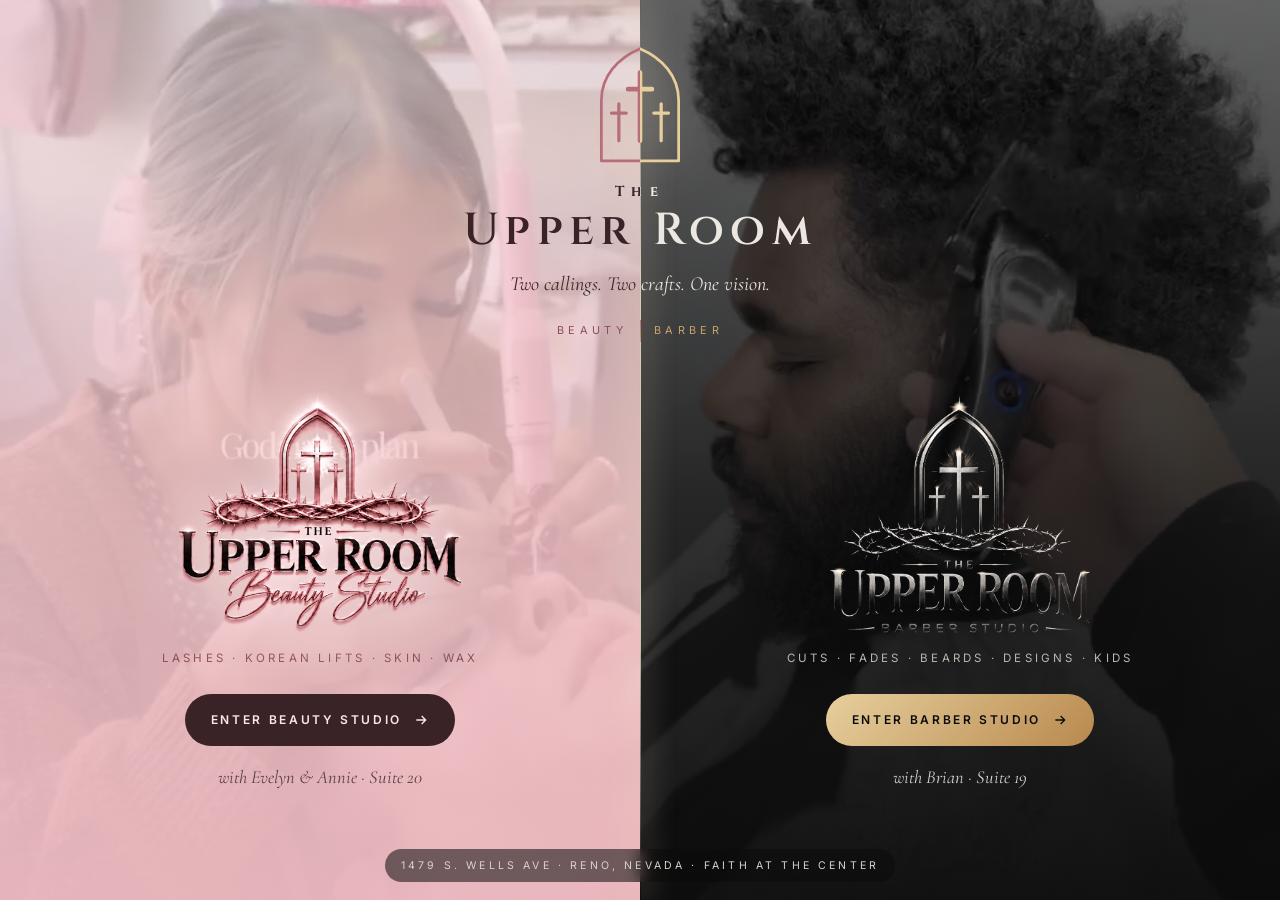
<file: index.html>
<!doctype html>
<html lang="en">
<head>
  <meta charset="utf-8" />
  <meta name="viewport" content="width=device-width, initial-scale=1" />
  <title>The Upper Room | Beauty &amp; Barber Studio · Reno, NV</title>
  <meta name="description" content="The Upper Room Beauty & Barber Studio in Reno, NV. Two callings, two crafts, one vision. Light-cured lash extensions, Korean lash lifts, waxing and skin with Evelyn Puente, and cuts, fades and custom designs with Brian Puente." />
  <meta name="theme-color" content="#0b0b0c" />
  <meta property="og:title" content="The Upper Room | Beauty & Barber Studio" />
  <meta property="og:description" content="Two callings. Two crafts. One vision. Faith-centered beauty and barber studio in Reno, NV." />
  <meta property="og:image" content="/assets/img/barber-logo.jpg" />
  <link rel="icon" href="/assets/img/favicon.svg" type="image/svg+xml" />
  <link rel="preconnect" href="https://fonts.googleapis.com" />
  <link rel="preconnect" href="https://fonts.gstatic.com" crossorigin />
  <link href="https://fonts.googleapis.com/css2?family=Cinzel:wght@500;600;700&family=Cormorant+Garamond:ital,wght@0,400;0,500;0,600;1,400;1,500&family=Inter:wght@300;400;500;600&family=Pinyon+Script&display=swap" rel="stylesheet" />
  <link rel="stylesheet" href="/assets/css/styles.css" />
</head>
<body class="gate">

  <!-- Opening doors -->
  <div class="curtain l" aria-hidden="true"></div>
  <div class="curtain r" aria-hidden="true"></div>
  <div class="curtain-glow" aria-hidden="true">
    <svg viewBox="0 0 100 130" fill="none" stroke="#f3dfb4" stroke-linecap="round" stroke-linejoin="round">
      <path d="M8 126V60C8 34 26 14 50 4C74 14 92 34 92 60V126Z" stroke-width="3"/>
      <path d="M50 30V104M37 48H63" stroke-width="5"/>
      <path d="M27 64V104M19 74H35M73 64V104M65 74H81" stroke-width="3.5"/>
    </svg>
  </div>

  <div class="gate-center">
    <svg class="gate-emblem" viewBox="0 0 100 130" fill="none" stroke-linecap="round" stroke-linejoin="round" aria-hidden="true">
      <defs><linearGradient id="g" x1="0" x2="1"><stop offset=".5" stop-color="#b76e79"/><stop offset=".5" stop-color="#e7cf9d"/></linearGradient></defs>
      <path d="M8 126V60C8 34 26 14 50 4C74 14 92 34 92 60V126Z" stroke="url(#g)" stroke-width="3"/>
      <path d="M50 30V104M37 48H63" stroke="url(#g)" stroke-width="5"/>
      <path d="M27 64V104M19 74H35" stroke="#b76e79" stroke-width="3.5"/>
      <path d="M73 64V104M65 74H81" stroke="#e7cf9d" stroke-width="3.5"/>
    </svg>
    <h1 class="gate-title"><small>The</small>Upper Room</h1>
    <p class="gate-sub">Two callings. Two crafts. One vision.</p>
    <div class="gate-choose"><span>Beauty</span><i></i><span>Barber</span></div>
  </div>

  <main class="gate-split">
    <a class="door door--beauty" href="/beauty" aria-label="Enter The Upper Room Beauty Studio">
      <video data-autoplay muted loop playsinline preload="metadata" poster="/assets/video/lash-set.jpg">
        <source src="/assets/video/lash-set.mp4" type="video/mp4" />
      </video>
      <div class="door-inner">
        <img class="logo" src="/assets/img/beauty-logo.webp" alt="The Upper Room Beauty Studio logo" />
        <p class="services">Lashes · Korean Lifts · Skin · Wax</p>
        <span class="enter">Enter Beauty Studio
          <svg viewBox="0 0 24 24" fill="none" stroke="currentColor" stroke-width="2"><path d="M5 12h14M13 6l6 6-6 6"/></svg>
        </span>
        <p class="who">with Evelyn &amp; Annie · Suite 20</p>
      </div>
    </a>

    <a class="door door--barber" href="/barber" aria-label="Enter The Upper Room Barber Studio">
      <video data-autoplay muted loop playsinline preload="metadata" poster="/assets/video/barber-fade.jpg">
        <source src="/assets/video/barber-fade.mp4" type="video/mp4" />
      </video>
      <div class="door-inner">
        <img class="logo" src="/assets/img/barber-logo.webp" alt="The Upper Room Barber Studio logo" />
        <p class="services">Cuts · Fades · Beards · Designs · Kids</p>
        <span class="enter">Enter Barber Studio
          <svg viewBox="0 0 24 24" fill="none" stroke="currentColor" stroke-width="2"><path d="M5 12h14M13 6l6 6-6 6"/></svg>
        </span>
        <p class="who">with Brian · Suite 19</p>
      </div>
    </a>
  </main>
  <div class="gate-divider" aria-hidden="true"></div>

  <div class="gate-foot"><span>1479 S. Wells Ave · Reno, Nevada · Faith at the center</span></div>

  <script src="/assets/js/main.js" defer></script>
</body>
</html>
</file>
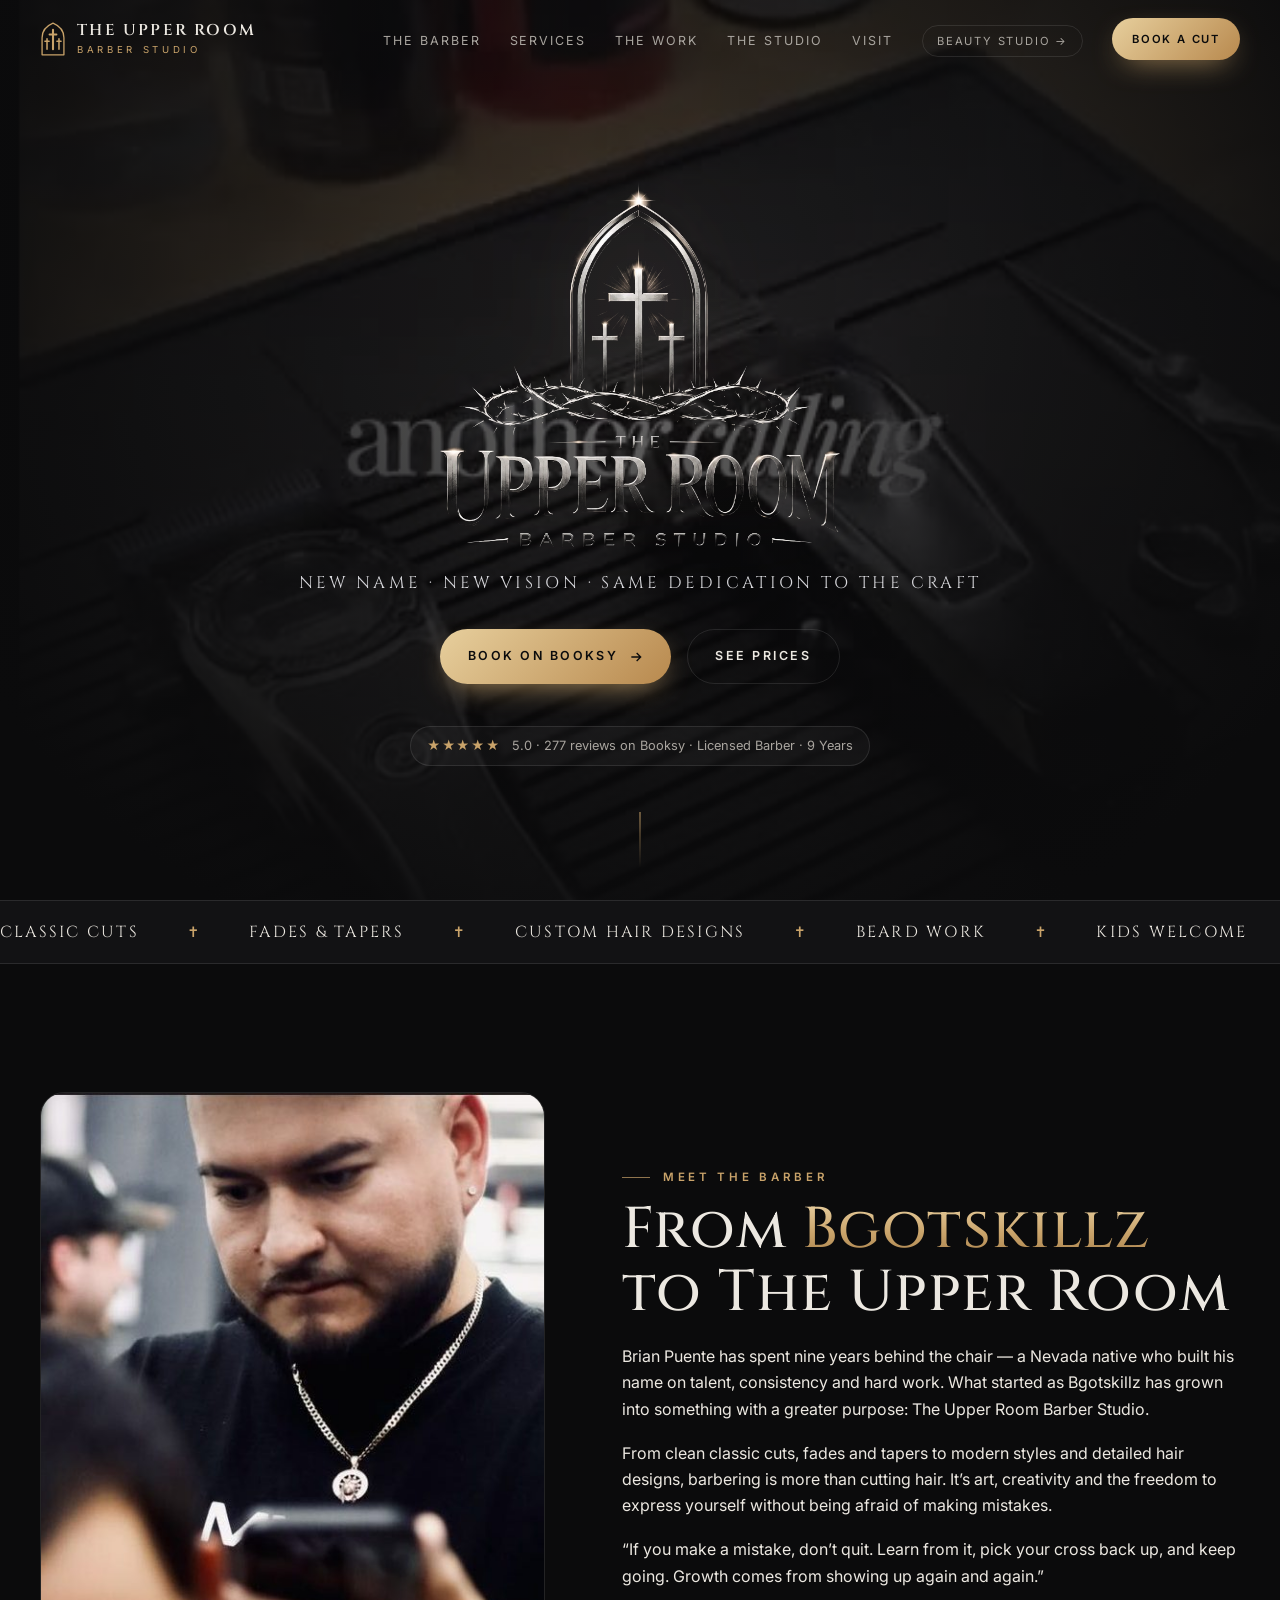
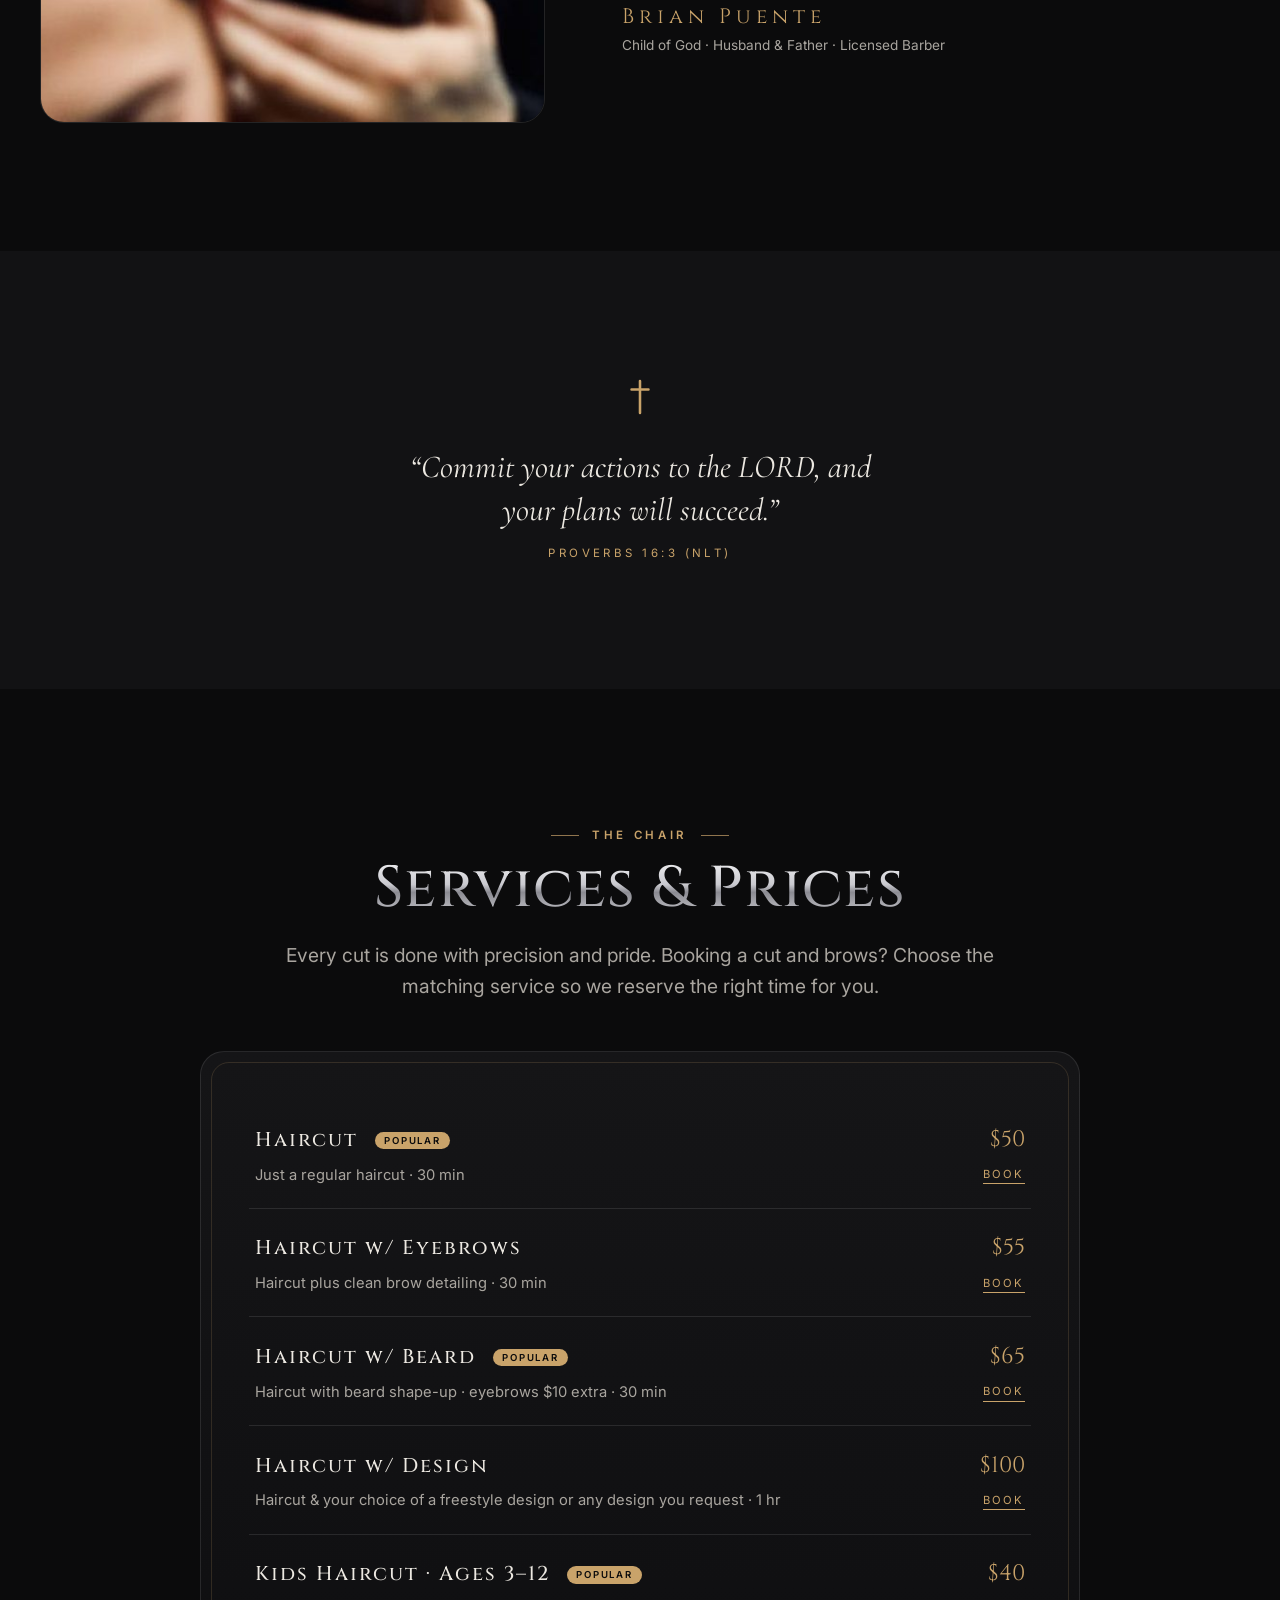
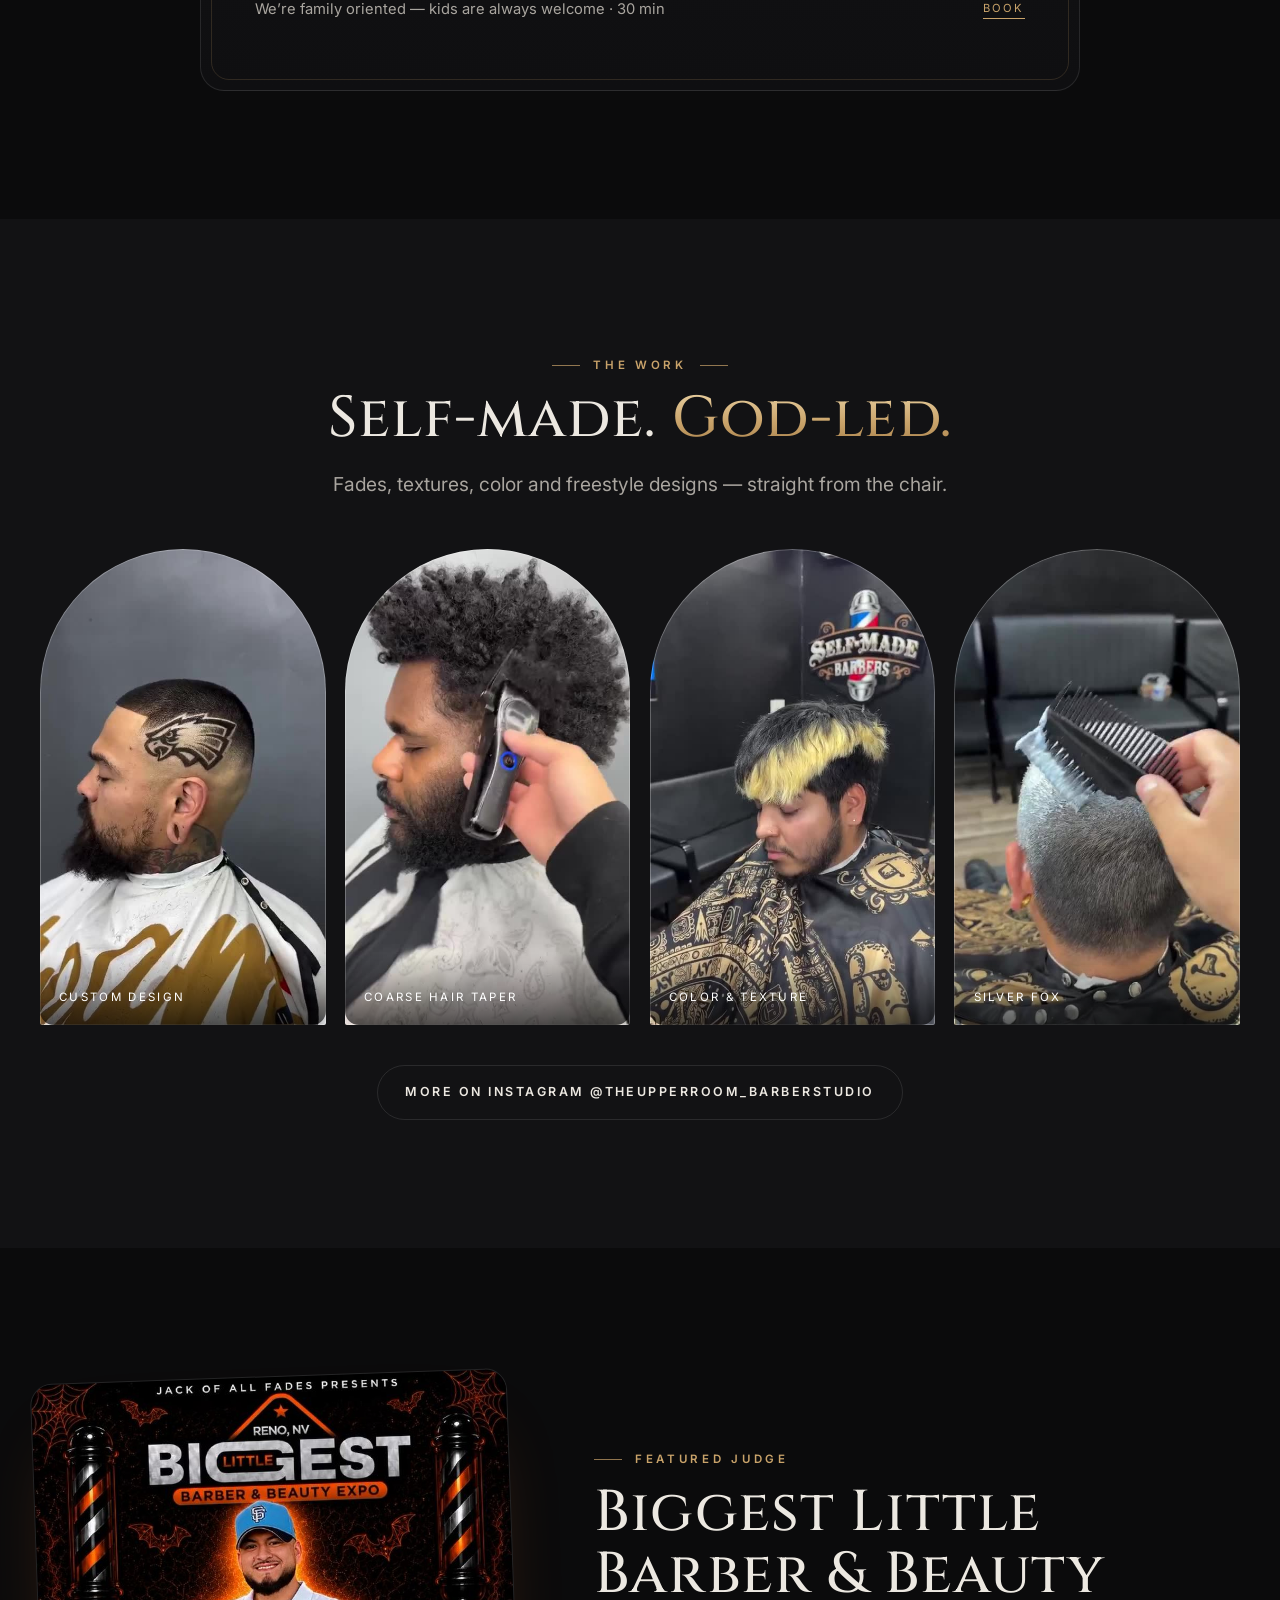
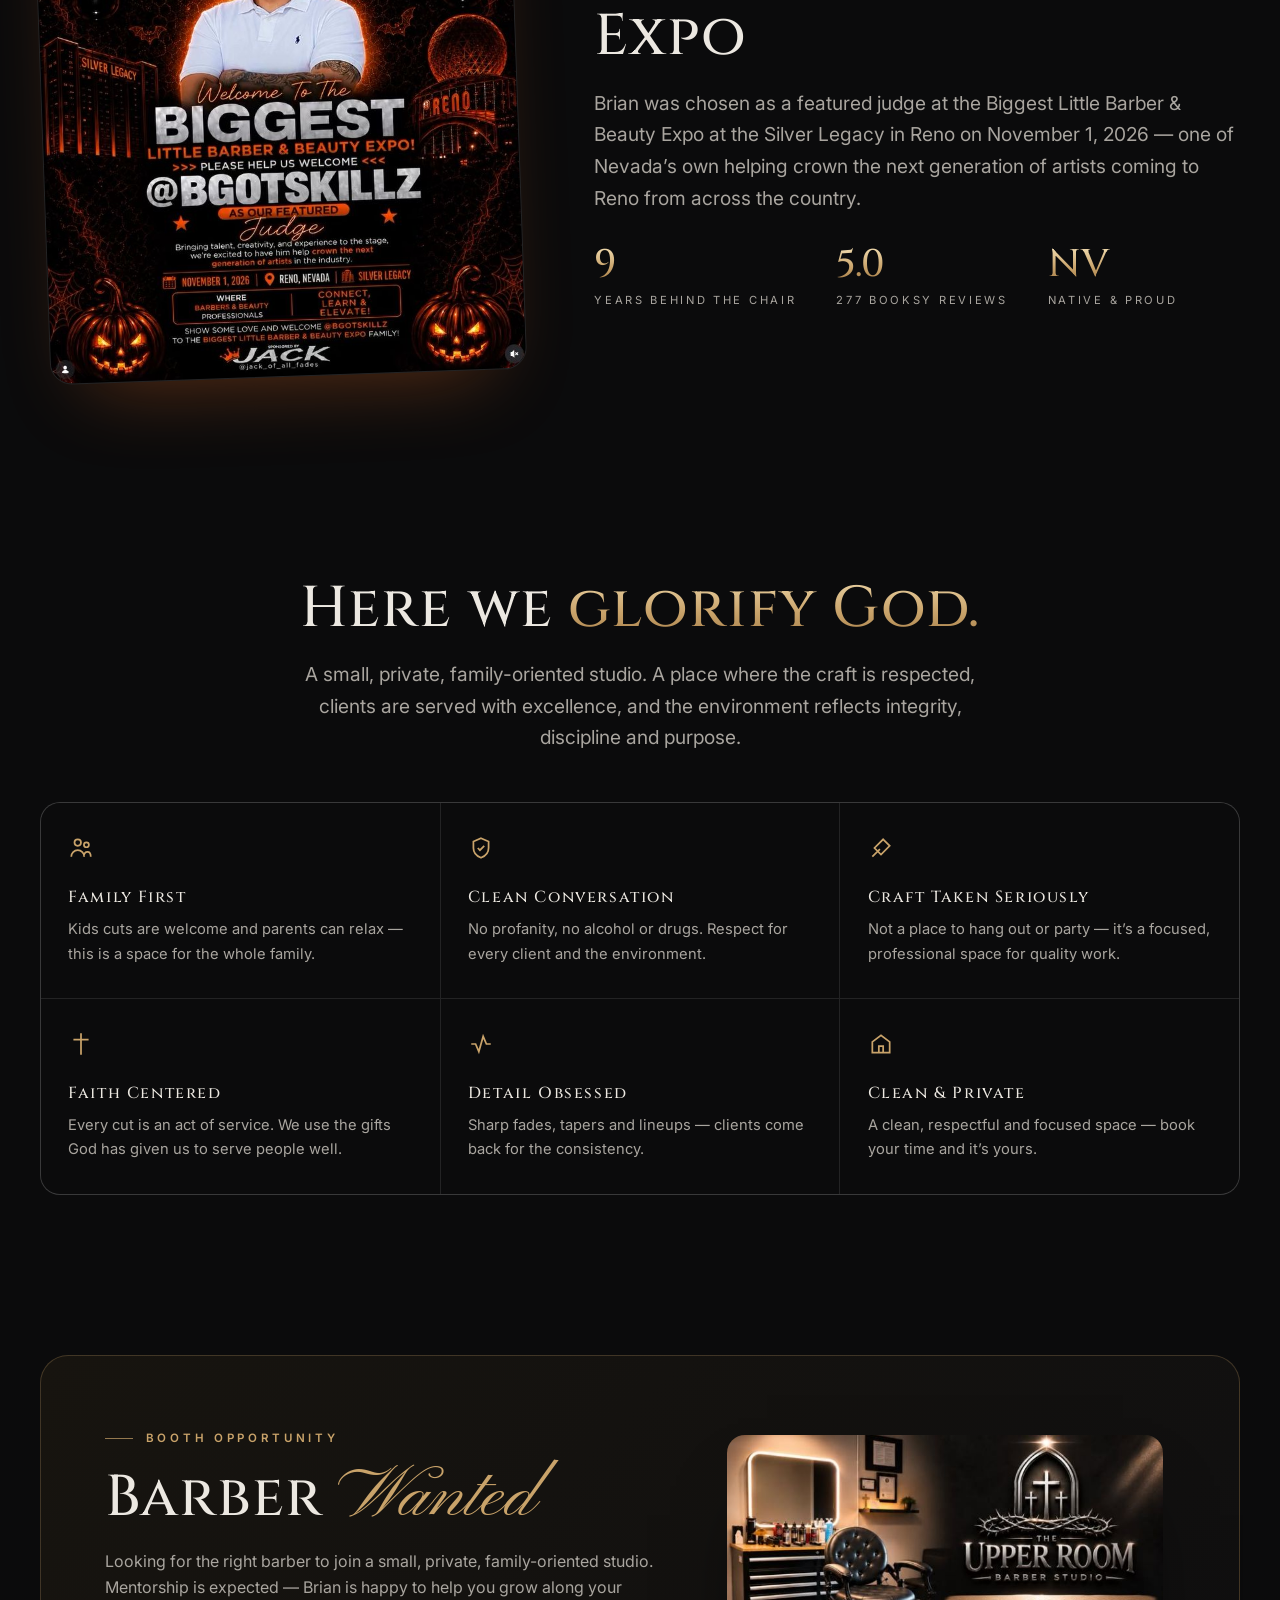
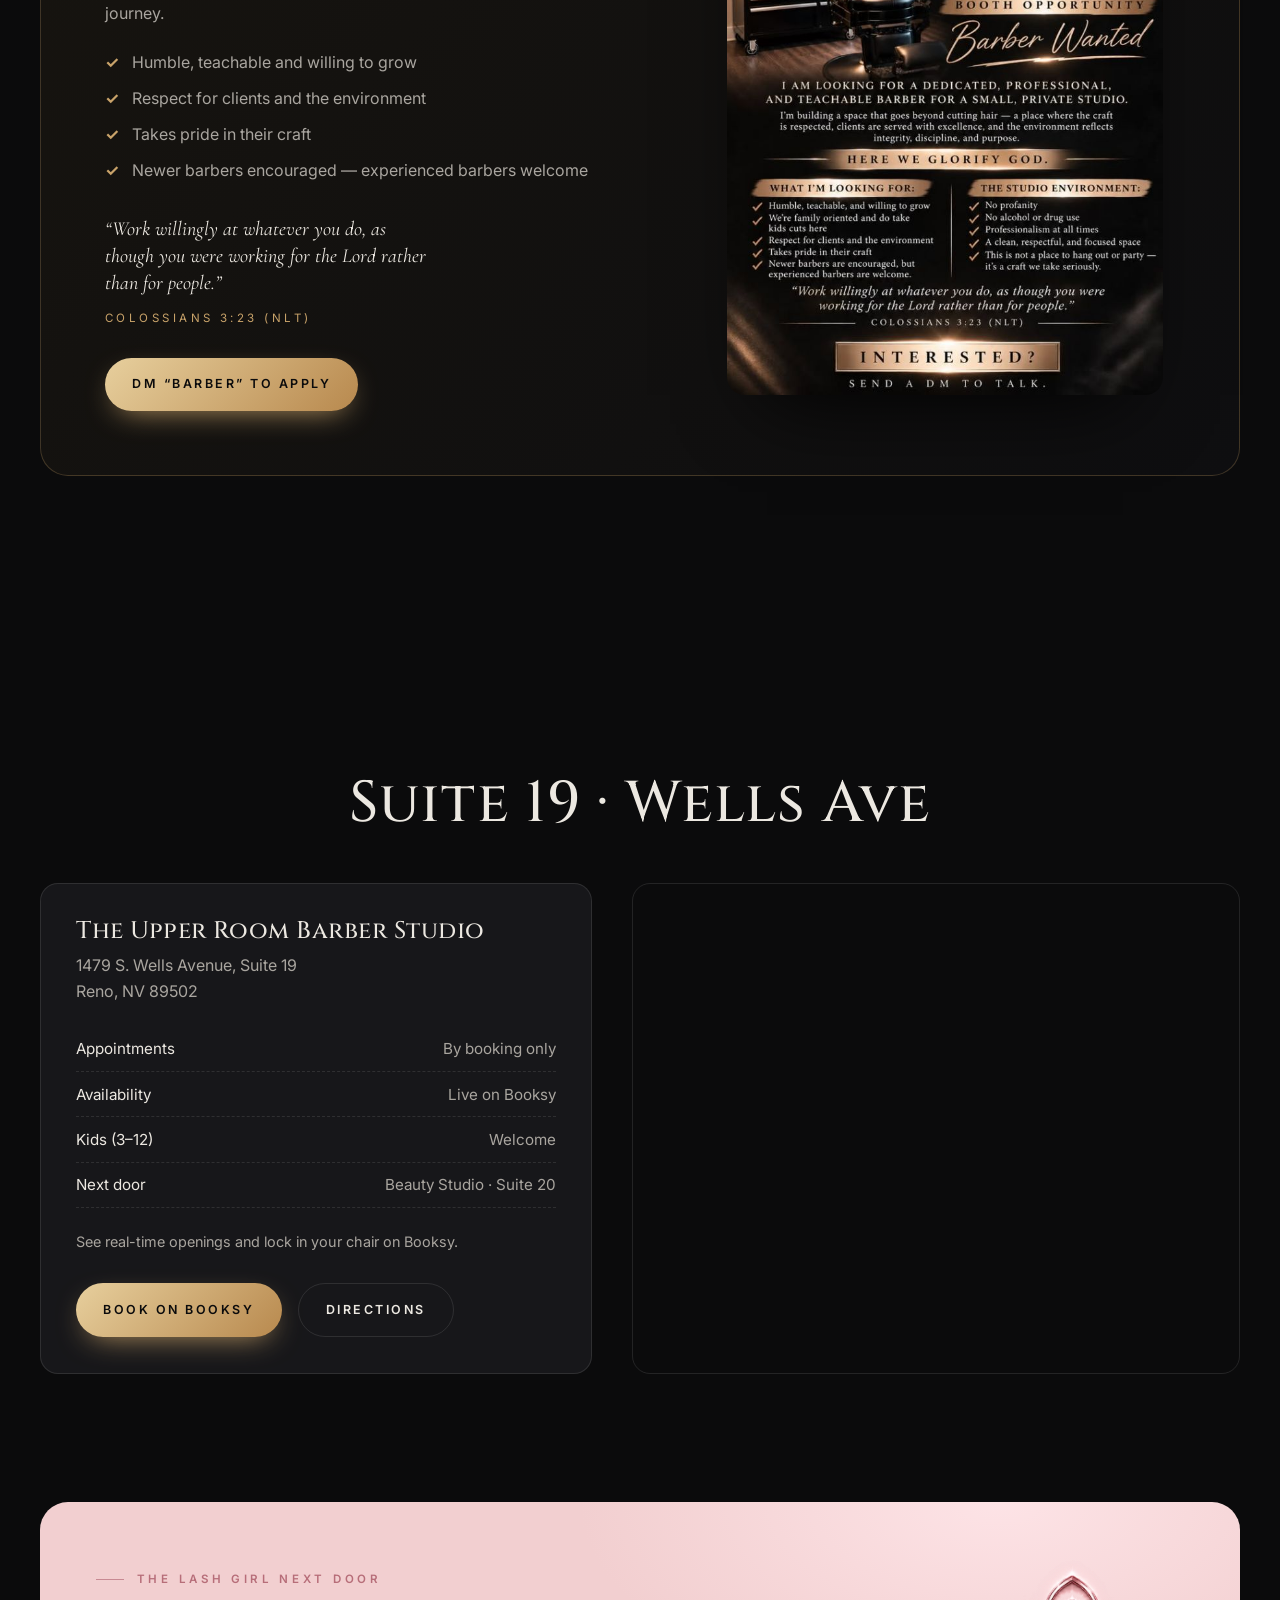
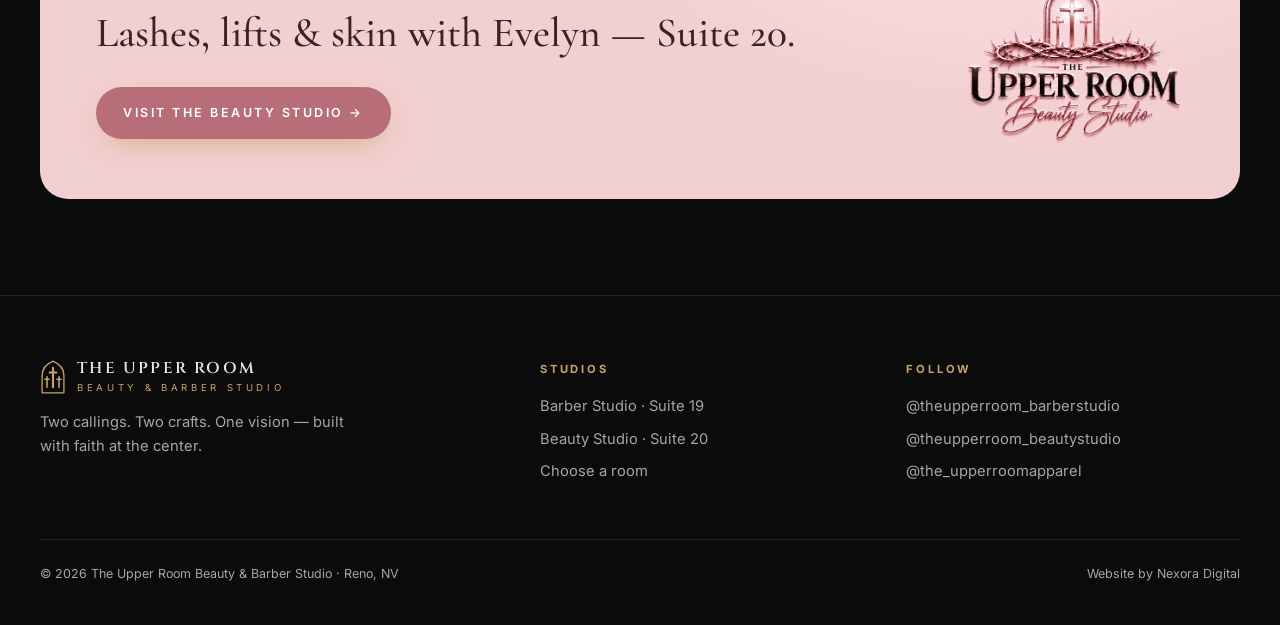
<file: barber.html>
<!doctype html>
<html lang="en">
<head>
  <meta charset="utf-8" />
  <meta name="viewport" content="width=device-width, initial-scale=1" />
  <title>The Upper Room Barber Studio | Brian Puente (Bgotskillz) · Reno, NV Barber</title>
  <meta name="description" content="The Upper Room Barber Studio in Reno, NV — licensed barber Brian Puente (formerly Bgotskillz). 9 years of classic cuts, fades, tapers, beards, kids cuts and custom hair designs. Book on Booksy." />
  <meta name="theme-color" content="#0b0b0c" />
  <meta property="og:title" content="The Upper Room Barber Studio · Reno, NV" />
  <meta property="og:description" content="New name. New vision. Same dedication to the craft." />
  <meta property="og:image" content="/assets/img/barber-logo.jpg" />
  <link rel="icon" href="/assets/img/favicon.svg" type="image/svg+xml" />
  <link rel="preconnect" href="https://fonts.googleapis.com" />
  <link rel="preconnect" href="https://fonts.gstatic.com" crossorigin />
  <link href="https://fonts.googleapis.com/css2?family=Cinzel:wght@500;600;700&family=Cormorant+Garamond:ital,wght@0,400;0,500;0,600;1,400;1,500&family=Inter:wght@300;400;500;600&family=Pinyon+Script&display=swap" rel="stylesheet" />
  <link rel="stylesheet" href="/assets/css/styles.css" />
  <script type="application/ld+json">
  {
    "@context": "https://schema.org",
    "@type": "BarberShop",
    "name": "The Upper Room Barber Studio",
    "image": "/assets/img/barber-logo.jpg",
    "address": { "@type": "PostalAddress", "streetAddress": "1479 S. Wells Avenue, Suite 19", "addressLocality": "Reno", "addressRegion": "NV", "postalCode": "89502", "addressCountry": "US" },
    "url": "https://booksy.com/en-us/39847_bgotskillz_barber-shop_29330_reno",
    "sameAs": ["https://www.instagram.com/theupperroom_barberstudio/"],
    "aggregateRating": { "@type": "AggregateRating", "ratingValue": "5.0", "reviewCount": "277" }
  }
  </script>
</head>
<body class="theme-barber">

  <!-- NAV -->
  <nav class="nav">
    <div class="wrap">
      <a class="brand" href="/" aria-label="The Upper Room home">
        <svg viewBox="0 0 100 130" fill="none" stroke="currentColor" stroke-linecap="round" stroke-linejoin="round"><path d="M8 126V60C8 34 26 14 50 4C74 14 92 34 92 60V126Z" stroke-width="5"/><path d="M50 30V104M37 48H63" stroke-width="8"/><path d="M27 64V104M19 74H35M73 64V104M65 74H81" stroke-width="6"/></svg>
        <span class="brand-text"><b>THE UPPER ROOM</b><span>Barber Studio</span></span>
      </a>
      <button class="burger" aria-label="Menu" aria-expanded="false"><span></span><span></span></button>
      <ul class="nav-links">
        <li><a href="#story">The Barber</a></li>
        <li><a href="#services">Services</a></li>
        <li><a href="#work">The Work</a></li>
        <li><a href="#studio">The Studio</a></li>
        <li><a href="#visit">Visit</a></li>
        <li><a class="nav-switch" href="/beauty">Beauty Studio →</a></li>
        <li><a class="btn" href="https://booksy.com/en-us/39847_bgotskillz_barber-shop_29330_reno" target="_blank" rel="noopener">Book a Cut</a></li>
      </ul>
    </div>
  </nav>

  <!-- HERO -->
  <header class="b-hero">
    <video class="bg" data-autoplay muted loop playsinline preload="metadata" poster="/assets/video/barber-studio.jpg">
      <source src="/assets/video/barber-studio.mp4" type="video/mp4" />
    </video>
    <div class="rays" aria-hidden="true" style="z-index:1"></div>
    <div class="wrap">
      <img class="logo reveal" src="/assets/img/barber-logo.webp" alt="The Upper Room Barber Studio" />
      <p class="tagline reveal d1">New name · New vision · Same dedication to the craft</p>
      <div class="hero-actions reveal d2" style="margin-top:2rem">
        <a class="btn" href="https://booksy.com/en-us/39847_bgotskillz_barber-shop_29330_reno" target="_blank" rel="noopener">Book on Booksy
          <svg viewBox="0 0 24 24" fill="none" stroke="currentColor" stroke-width="2"><path d="M5 12h14M13 6l6 6-6 6"/></svg></a>
        <a class="btn ghost" href="#services">See Prices</a>
      </div>
      <div class="stars reveal d3"><b>★★★★★</b> 5.0 · 277 reviews on Booksy · Licensed Barber · 9 Years</div>
    </div>
    <span class="scroll-cue" aria-hidden="true"></span>
  </header>

  <div class="marquee" aria-hidden="true">
    <div class="marquee-track">
      <span>Classic cuts</span><span>Fades &amp; tapers</span><span>Custom hair designs</span><span>Beard work</span><span>Kids welcome</span><span>Here we glorify God</span>
      <span>Classic cuts</span><span>Fades &amp; tapers</span><span>Custom hair designs</span><span>Beard work</span><span>Kids welcome</span><span>Here we glorify God</span>
    </div>
  </div>

  <!-- STORY -->
  <section class="section" id="story">
    <div class="wrap story-grid">
      <div class="reveal">
        <div style="border-radius:24px;overflow:hidden;border:1px solid var(--line);aspect-ratio:4/5">
          <img src="/assets/img/brian.jpg" alt="Brian Puente cutting hair" style="width:100%;height:100%;object-fit:cover;object-position:62% center" />
        </div>
      </div>
      <div>
        <span class="eyebrow reveal">Meet the barber</span>
        <h2 class="h2 reveal d1">From <span class="gold-text">Bgotskillz</span><br />to The Upper Room</h2>
        <p class="reveal d2">Brian Puente has spent nine years behind the chair — a Nevada native who built his name on talent, consistency and hard work. What started as Bgotskillz has grown into something with a greater purpose: The Upper Room Barber Studio.</p>
        <p class="reveal d2">From clean classic cuts, fades and tapers to modern styles and detailed hair designs, barbering is more than cutting hair. It’s art, creativity and the freedom to express yourself without being afraid of making mistakes.</p>
        <p class="reveal d3">“If you make a mistake, don’t quit. Learn from it, pick your cross back up, and keep going. Growth comes from showing up again and again.”</p>
        <p class="signature reveal d3">Brian Puente</p>
        <p class="muted reveal d3" style="font-size:.85rem;margin-top:.4rem">Child of God · Husband &amp; Father · Licensed Barber</p>
      </div>
    </div>
  </section>

  <!-- VERSE -->
  <section class="verse-band">
    <div class="rays" aria-hidden="true"></div>
    <div class="wrap">
      <svg class="cross-mark" viewBox="0 0 24 34" fill="none" stroke="currentColor" stroke-width="2.4" stroke-linecap="round"><path d="M12 2v30M4 10h16"/></svg>
      <blockquote class="verse reveal">“Commit your actions to the LORD, and your plans will succeed.”<cite>Proverbs 16:3 (NLT)</cite></blockquote>
    </div>
  </section>

  <!-- SERVICES -->
  <section class="section" id="services">
    <div class="wrap center">
      <span class="eyebrow both reveal">The Chair</span>
      <h2 class="h2 reveal d1"><span class="chrome-text">Services &amp; Prices</span></h2>
      <p class="lead reveal d2">Every cut is done with precision and pride. Booking a cut and brows? Choose the matching service so we reserve the right time for you.</p>

      <div class="board reveal" style="text-align:left">
        <div class="row">
          <h3>Haircut <span class="tag-pop">Popular</span></h3><span class="price">$50</span>
          <p><span>Just a regular haircut · 30 min</span><a class="book-link" href="https://booksy.com/en-us/39847_bgotskillz_barber-shop_29330_reno" target="_blank" rel="noopener">Book</a></p>
        </div>
        <div class="row">
          <h3>Haircut w/ Eyebrows</h3><span class="price">$55</span>
          <p><span>Haircut plus clean brow detailing · 30 min</span><a class="book-link" href="https://booksy.com/en-us/39847_bgotskillz_barber-shop_29330_reno" target="_blank" rel="noopener">Book</a></p>
        </div>
        <div class="row">
          <h3>Haircut w/ Beard <span class="tag-pop">Popular</span></h3><span class="price">$65</span>
          <p><span>Haircut with beard shape-up · eyebrows $10 extra · 30 min</span><a class="book-link" href="https://booksy.com/en-us/39847_bgotskillz_barber-shop_29330_reno" target="_blank" rel="noopener">Book</a></p>
        </div>
        <div class="row">
          <h3>Haircut w/ Design</h3><span class="price">$100</span>
          <p><span>Haircut &amp; your choice of a freestyle design or any design you request · 1 hr</span><a class="book-link" href="https://booksy.com/en-us/39847_bgotskillz_barber-shop_29330_reno" target="_blank" rel="noopener">Book</a></p>
        </div>
        <div class="row">
          <h3>Kids Haircut · Ages 3–12 <span class="tag-pop">Popular</span></h3><span class="price">$40</span>
          <p><span>We’re family oriented — kids are always welcome · 30 min</span><a class="book-link" href="https://booksy.com/en-us/39847_bgotskillz_barber-shop_29330_reno" target="_blank" rel="noopener">Book</a></p>
        </div>
      </div>
    </div>
  </section>

  <!-- WORK -->
  <section class="section" id="work" style="background:var(--bg-2)">
    <div class="wrap center">
      <span class="eyebrow both reveal">The Work</span>
      <h2 class="h2 reveal d1">Self-made. <span class="gold-text">God-led.</span></h2>
      <p class="lead reveal d2">Fades, textures, color and freestyle designs — straight from the chair.</p>
      <div class="reels" style="--cols:4">
        <figure class="reel reveal"><div class="arch"><video data-autoplay muted loop playsinline preload="none" poster="/assets/video/barber-design.jpg"><source src="/assets/video/barber-design.mp4" type="video/mp4" /></video></div><figcaption>Custom design</figcaption></figure>
        <figure class="reel reveal d1"><div class="arch"><video data-autoplay muted loop playsinline preload="none" poster="/assets/video/barber-fade.jpg"><source src="/assets/video/barber-fade.mp4" type="video/mp4" /></video></div><figcaption>Coarse hair taper</figcaption></figure>
        <figure class="reel reveal d2"><div class="arch"><video data-autoplay muted loop playsinline preload="none" poster="/assets/video/barber-cut-blonde.jpg"><source src="/assets/video/barber-cut-blonde.mp4" type="video/mp4" /></video></div><figcaption>Color &amp; texture</figcaption></figure>
        <figure class="reel reveal d3"><div class="arch"><video data-autoplay muted loop playsinline preload="none" poster="/assets/video/barber-silver.jpg"><source src="/assets/video/barber-silver.mp4" type="video/mp4" /></video></div><figcaption>Silver fox</figcaption></figure>
      </div>
      <p style="margin-top:2.5rem"><a class="btn ghost" href="https://www.instagram.com/theupperroom_barberstudio/" target="_blank" rel="noopener">More on Instagram @theupperroom_barberstudio</a></p>
    </div>
  </section>

  <!-- JUDGE FEATURE -->
  <section class="section">
    <div class="wrap feature">
      <div class="poster reveal"><img src="/assets/img/expo-judge.jpg" alt="Biggest Little Barber & Beauty Expo featured judge poster for @bgotskillz" /></div>
      <div>
        <span class="eyebrow reveal">Featured Judge</span>
        <h2 class="h2 reveal d1">Biggest Little Barber &amp; Beauty Expo</h2>
        <p class="lead reveal d2">Brian was chosen as a featured judge at the Biggest Little Barber &amp; Beauty Expo at the Silver Legacy in Reno on November 1, 2026 — one of Nevada’s own helping crown the next generation of artists coming to Reno from across the country.</p>
        <div class="stat-row reveal d3">
          <div class="stat"><b class="gold-text">9</b><span>Years behind the chair</span></div>
          <div class="stat"><b class="gold-text">5.0</b><span>277 Booksy reviews</span></div>
          <div class="stat"><b class="gold-text">NV</b><span>Native &amp; proud</span></div>
        </div>
      </div>
    </div>
  </section>

  <!-- STUDIO CODE -->
  <section class="section" id="studio" style="padding-top:2rem">
    <div class="wrap center">
      <span class="eyebrow both reveal">The Studio</span>
      <h2 class="h2 reveal d1">Here we <span class="gold-text">glorify God.</span></h2>
      <p class="lead reveal d2">A small, private, family-oriented studio. A place where the craft is respected, clients are served with excellence, and the environment reflects integrity, discipline and purpose.</p>
      <div class="code-grid" style="text-align:left">
        <div class="reveal"><svg viewBox="0 0 24 24" fill="none" stroke="currentColor" stroke-width="1.6"><circle cx="9" cy="7" r="3"/><circle cx="17" cy="9" r="2.3"/><path d="M3 20c0-3.3 2.7-6 6-6s6 2.7 6 6M14.5 20c.2-2.6 1.4-4.5 3.5-4.5 2.2 0 3 2 3 4.5"/></svg><h4>Family First</h4><p>Kids cuts are welcome and parents can relax — this is a space for the whole family.</p></div>
        <div class="reveal d1"><svg viewBox="0 0 24 24" fill="none" stroke="currentColor" stroke-width="1.6"><path d="M12 3l7 3v6c0 4.5-3 7.5-7 9-4-1.5-7-4.5-7-9V6l7-3z"/><path d="M9 12l2 2 4-4"/></svg><h4>Clean Conversation</h4><p>No profanity, no alcohol or drugs. Respect for every client and the environment.</p></div>
        <div class="reveal d2"><svg viewBox="0 0 24 24" fill="none" stroke="currentColor" stroke-width="1.6"><path d="M4 20l7-7M14 4l6 6-8 8-6-6 8-8z"/></svg><h4>Craft Taken Seriously</h4><p>Not a place to hang out or party — it’s a focused, professional space for quality work.</p></div>
        <div class="reveal"><svg viewBox="0 0 24 24" fill="none" stroke="currentColor" stroke-width="1.6"><path d="M12 2v20M5 8h14"/></svg><h4>Faith Centered</h4><p>Every cut is an act of service. We use the gifts God has given us to serve people well.</p></div>
        <div class="reveal d1"><svg viewBox="0 0 24 24" fill="none" stroke="currentColor" stroke-width="1.6"><path d="M3 12h4l3 7 4-14 3 7h4"/></svg><h4>Detail Obsessed</h4><p>Sharp fades, tapers and lineups — clients come back for the consistency.</p></div>
        <div class="reveal d2"><svg viewBox="0 0 24 24" fill="none" stroke="currentColor" stroke-width="1.6"><path d="M4 10l8-6 8 6v10H4z"/><path d="M10 20v-6h4v6"/></svg><h4>Clean &amp; Private</h4><p>A clean, respectful and focused space — book your time and it’s yours.</p></div>
      </div>
    </div>
  </section>

  <!-- BOOTH OPPORTUNITY -->
  <section class="section" style="padding-top:2rem">
    <div class="wrap">
      <div class="booth reveal">
        <div>
          <span class="eyebrow">Booth Opportunity</span>
          <h2 class="h2" style="margin-bottom:.6rem">Barber <span class="script" style="font-family:var(--script);font-size:1.25em;letter-spacing:0">Wanted</span></h2>
          <p class="muted">Looking for the right barber to join a small, private, family-oriented studio. Mentorship is expected — Brian is happy to help you grow along your journey.</p>
          <ul>
            <li>Humble, teachable and willing to grow</li>
            <li>Respect for clients and the environment</li>
            <li>Takes pride in their craft</li>
            <li>Newer barbers encouraged — experienced barbers welcome</li>
          </ul>
          <blockquote class="verse" style="font-size:1.25rem;margin-bottom:2rem">“Work willingly at whatever you do, as though you were working for the Lord rather than for people.”<cite>Colossians 3:23 (NLT)</cite></blockquote>
          <a class="btn" href="https://www.instagram.com/theupperroom_barberstudio/" target="_blank" rel="noopener">DM “BARBER” to apply</a>
        </div>
        <img src="/assets/img/barber-wanted.jpg" alt="Barber wanted booth opportunity flyer" loading="lazy" />
      </div>
    </div>
  </section>

  <!-- VISIT -->
  <section class="section" id="visit">
    <div class="wrap">
      <div class="center" style="margin-bottom:3rem">
        <span class="eyebrow both reveal">Pull up</span>
        <h2 class="h2 reveal d1">Suite 19 · Wells Ave</h2>
      </div>
      <div class="visit-grid">
        <div class="visit-card reveal">
          <h3 class="h3">The Upper Room Barber Studio</h3>
          <p class="muted" style="margin-top:.4rem">1479 S. Wells Avenue, Suite 19<br />Reno, NV 89502</p>
          <ul class="hours">
            <li><span>Appointments</span><span>By booking only</span></li>
            <li><span>Availability</span><span>Live on Booksy</span></li>
            <li><span>Kids (3–12)</span><span>Welcome</span></li>
            <li><span>Next door</span><span>Beauty Studio · Suite 20</span></li>
          </ul>
          <p class="muted" style="font-size:.9rem">See real-time openings and lock in your chair on Booksy.</p>
          <div class="hero-actions" style="margin:1.8rem 0 0">
            <a class="btn" href="https://booksy.com/en-us/39847_bgotskillz_barber-shop_29330_reno" target="_blank" rel="noopener">Book on Booksy</a>
            <a class="btn ghost" href="https://www.google.com/maps/dir/?api=1&destination=1479+S+Wells+Ave+Ste+19+Reno+NV+89502" target="_blank" rel="noopener">Directions</a>
          </div>
        </div>
        <div class="map reveal d1">
          <iframe title="Map to The Upper Room Barber Studio" loading="lazy" referrerpolicy="no-referrer-when-downgrade" src="https://www.google.com/maps?q=1479+S+Wells+Ave+Ste+19,+Reno,+NV+89502&output=embed"></iframe>
        </div>
      </div>
    </div>
  </section>

  <!-- NEXT DOOR -->
  <section class="wrap" style="padding-bottom:2rem">
    <div class="nextdoor to-beauty reveal">
      <div>
        <span class="eyebrow">The lash girl next door</span>
        <h3>Lashes, lifts &amp; skin with Evelyn — Suite 20.</h3>
        <a class="btn" href="/beauty">Visit The Beauty Studio →</a>
      </div>
      <img src="/assets/img/beauty-logo.webp" alt="The Upper Room Beauty Studio logo" />
    </div>
  </section>

  <!-- FOOTER -->
  <footer class="footer">
    <div class="wrap">
      <div class="footer-grid">
        <div>
          <a class="brand" href="/"><svg viewBox="0 0 100 130" fill="none" stroke="currentColor" stroke-linecap="round" stroke-linejoin="round"><path d="M8 126V60C8 34 26 14 50 4C74 14 92 34 92 60V126Z" stroke-width="5"/><path d="M50 30V104M37 48H63" stroke-width="8"/><path d="M27 64V104M19 74H35M73 64V104M65 74H81" stroke-width="6"/></svg><span class="brand-text"><b>THE UPPER ROOM</b><span>Beauty &amp; Barber Studio</span></span></a>
          <p class="muted" style="margin-top:1rem;max-width:36ch;font-size:.92rem">Two callings. Two crafts. One vision — built with faith at the center.</p>
        </div>
        <div><h5>Studios</h5><ul><li><a href="/barber">Barber Studio · Suite 19</a></li><li><a href="/beauty">Beauty Studio · Suite 20</a></li><li><a href="/">Choose a room</a></li></ul></div>
        <div><h5>Follow</h5><ul><li><a href="https://www.instagram.com/theupperroom_barberstudio/" target="_blank" rel="noopener">@theupperroom_barberstudio</a></li><li><a href="https://www.instagram.com/theupperroom_beautystudio/" target="_blank" rel="noopener">@theupperroom_beautystudio</a></li><li><a href="https://www.instagram.com/the_upperroomapparel/" target="_blank" rel="noopener">@the_upperroomapparel</a></li></ul></div>
      </div>
      <div class="footer-bottom"><span>© <span data-year></span> The Upper Room Beauty &amp; Barber Studio · Reno, NV</span><span>Website by <a href="https://www.nexoradigital.live" target="_blank" rel="noopener">Nexora Digital</a></span></div>
    </div>
  </footer>

  <div class="bookbar"><a class="btn" href="https://booksy.com/en-us/39847_bgotskillz_barber-shop_29330_reno" target="_blank" rel="noopener">Book a Cut on Booksy</a></div>

  <script src="/assets/js/main.js" defer></script>
</body>
</html>
</file>
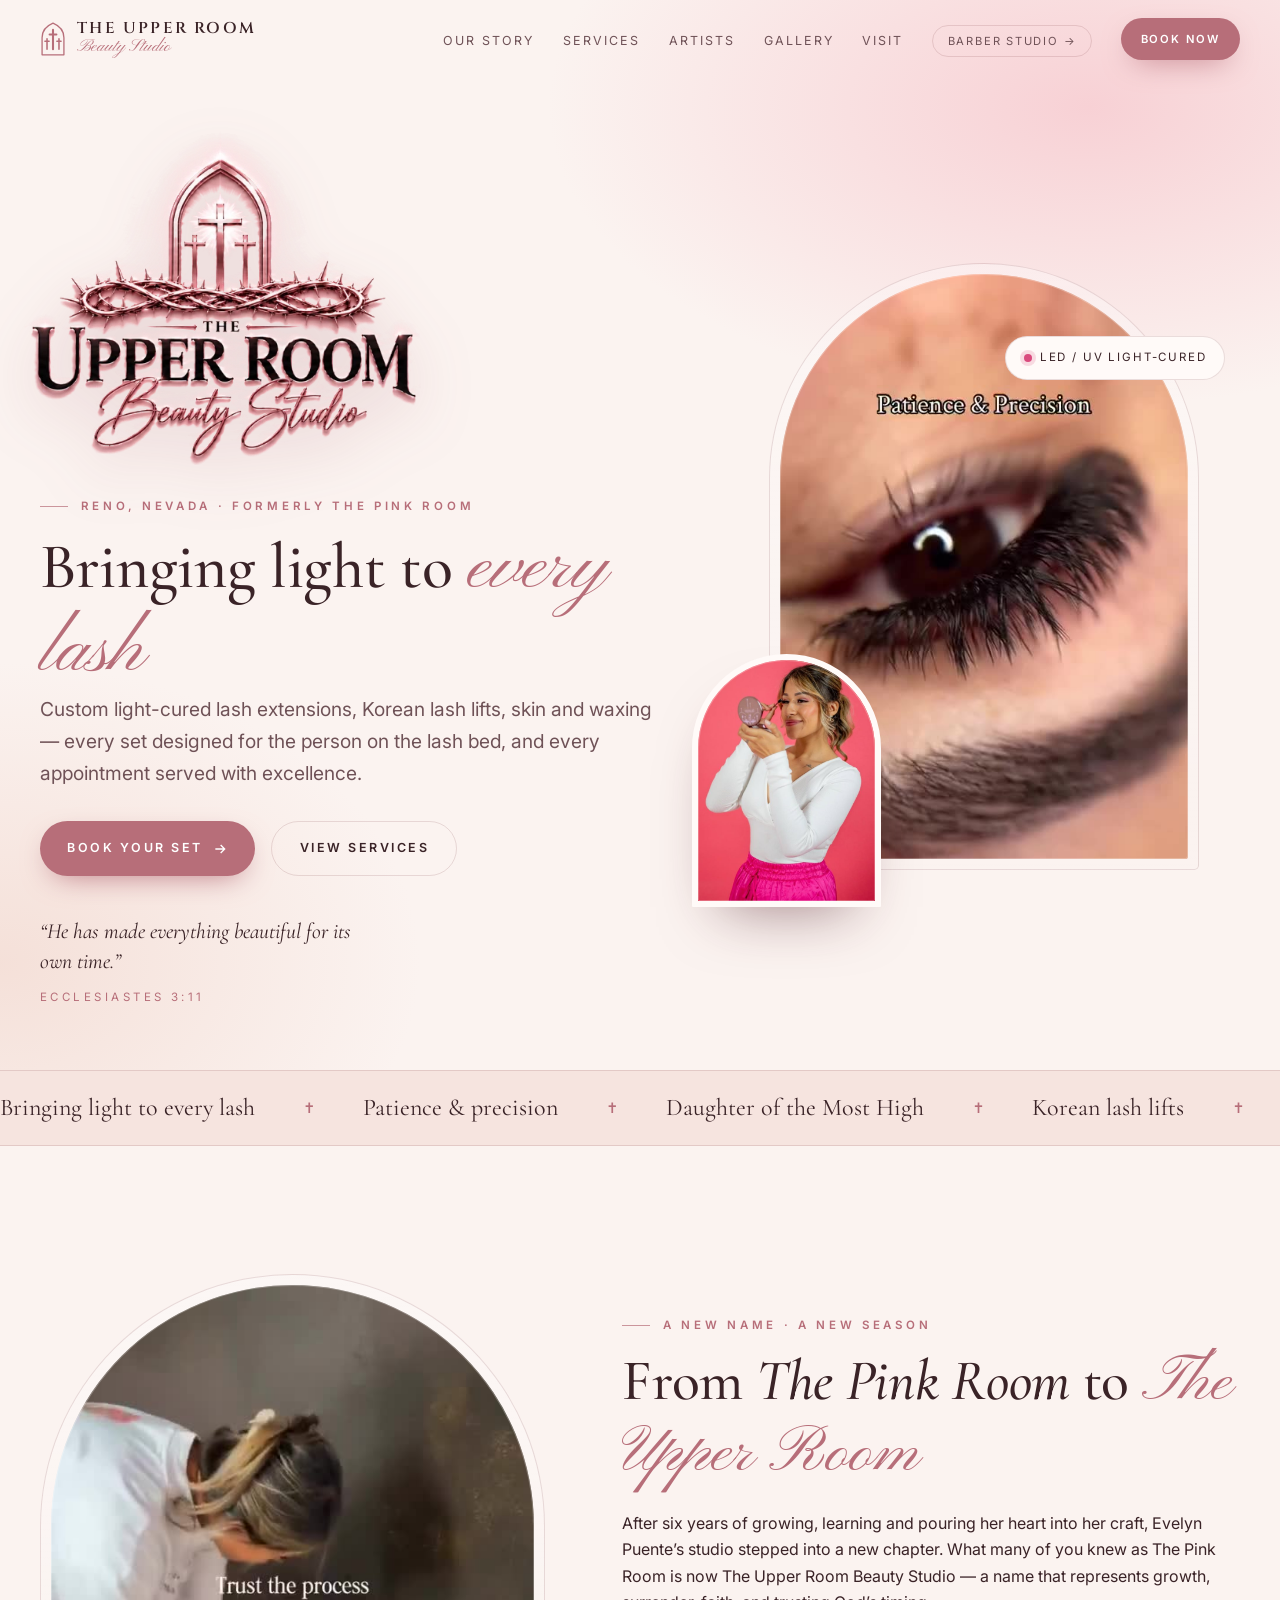
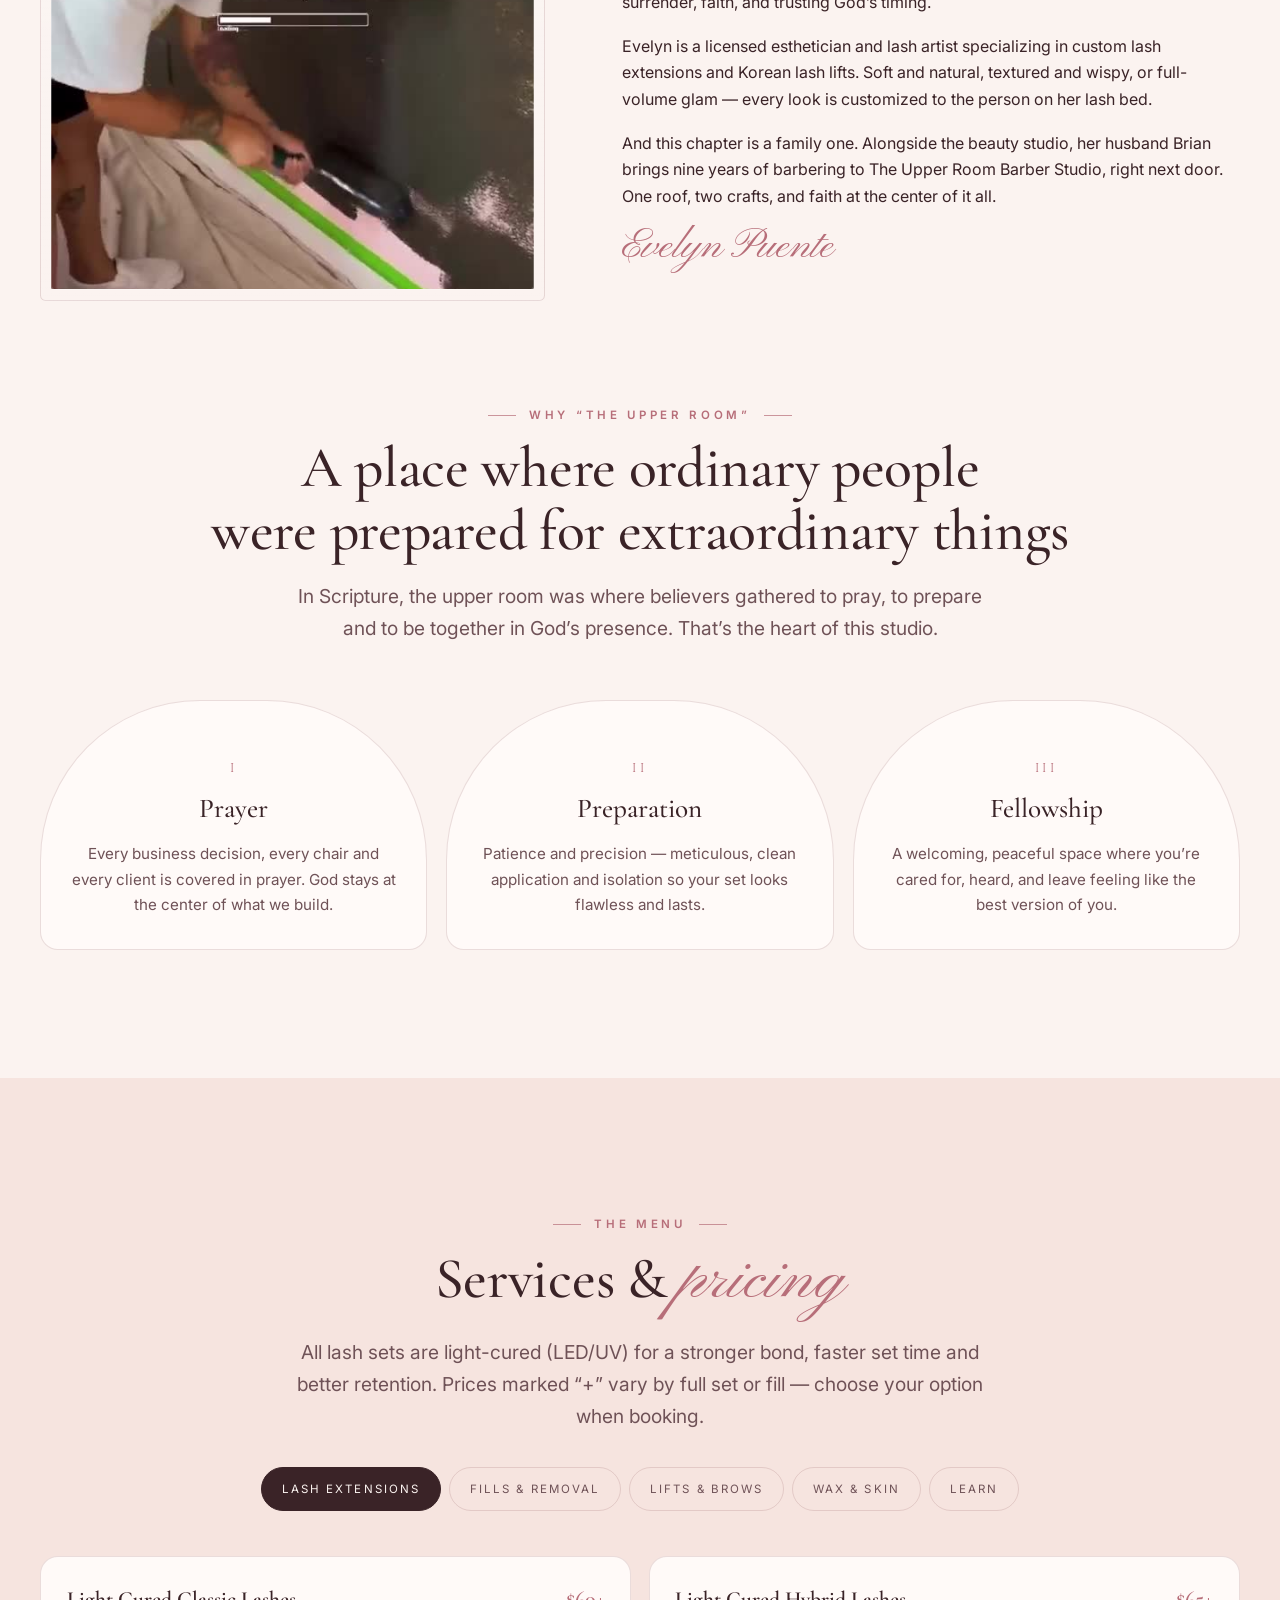
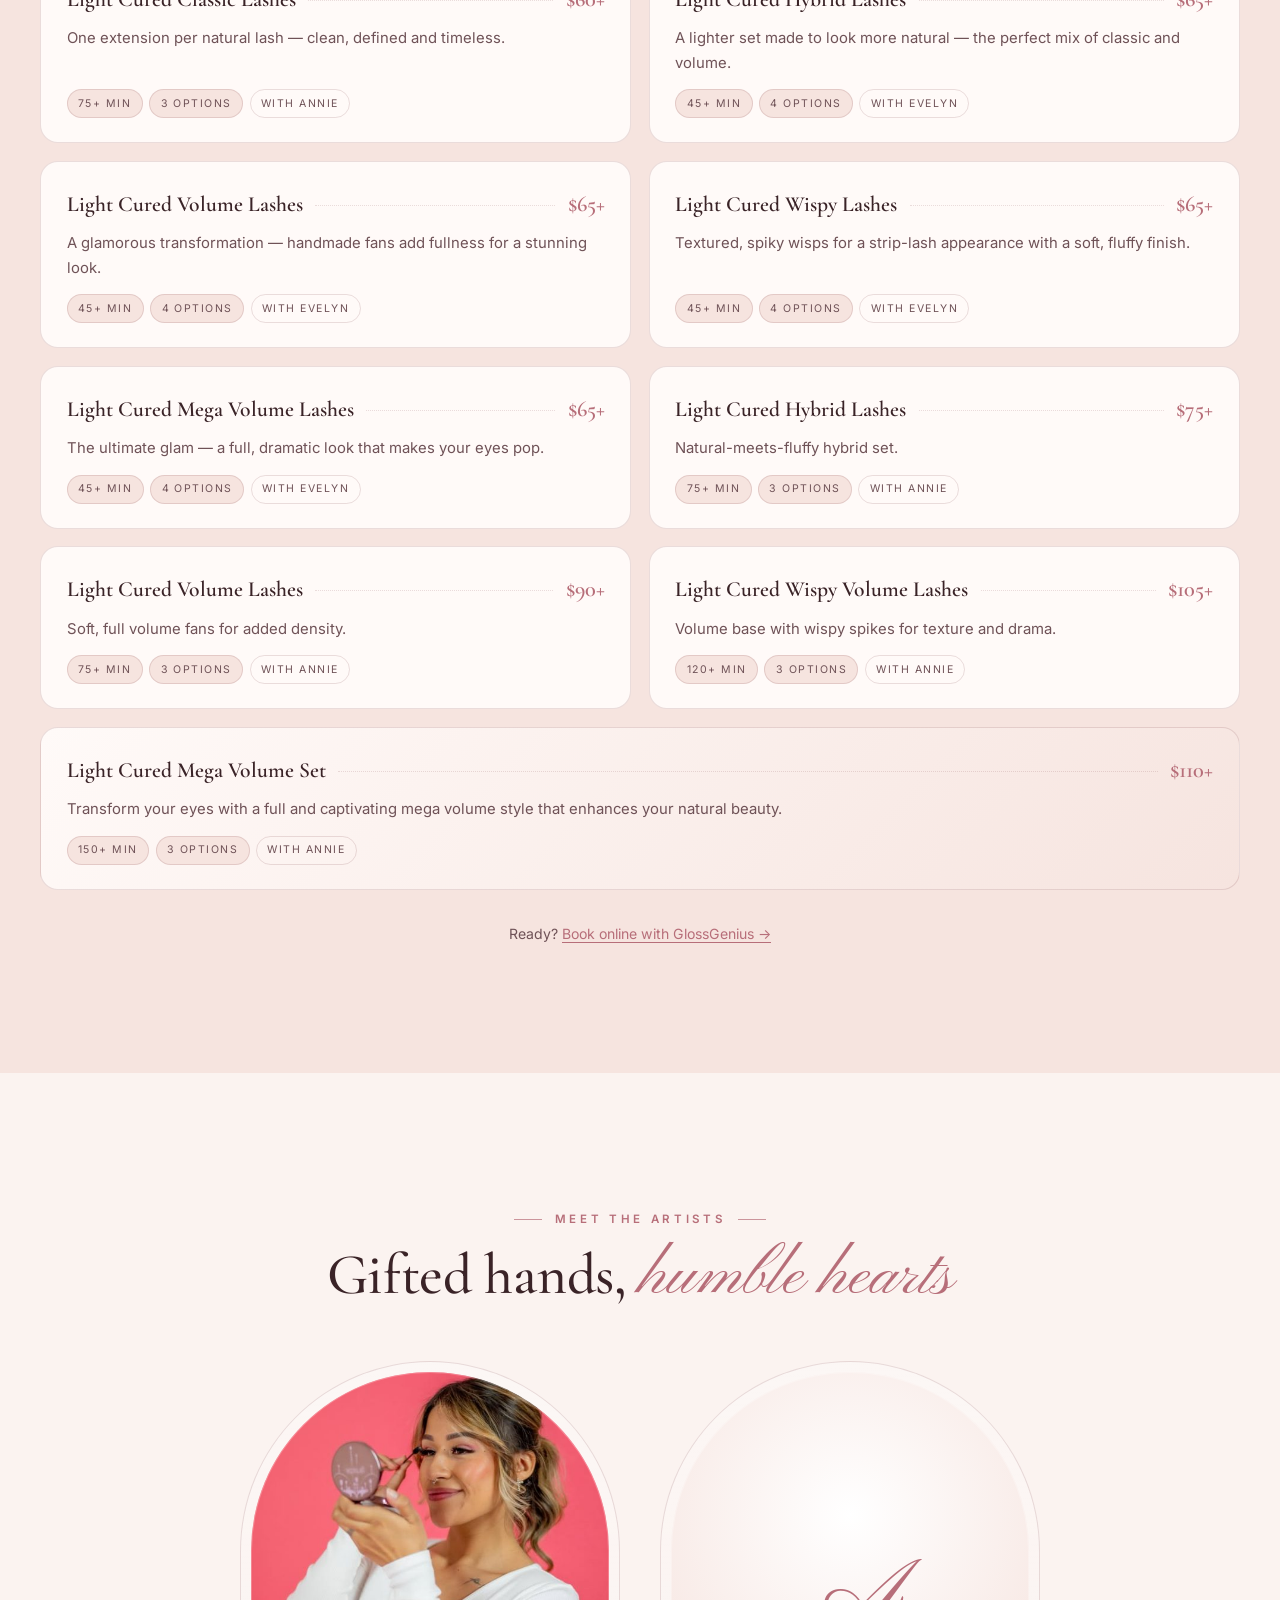
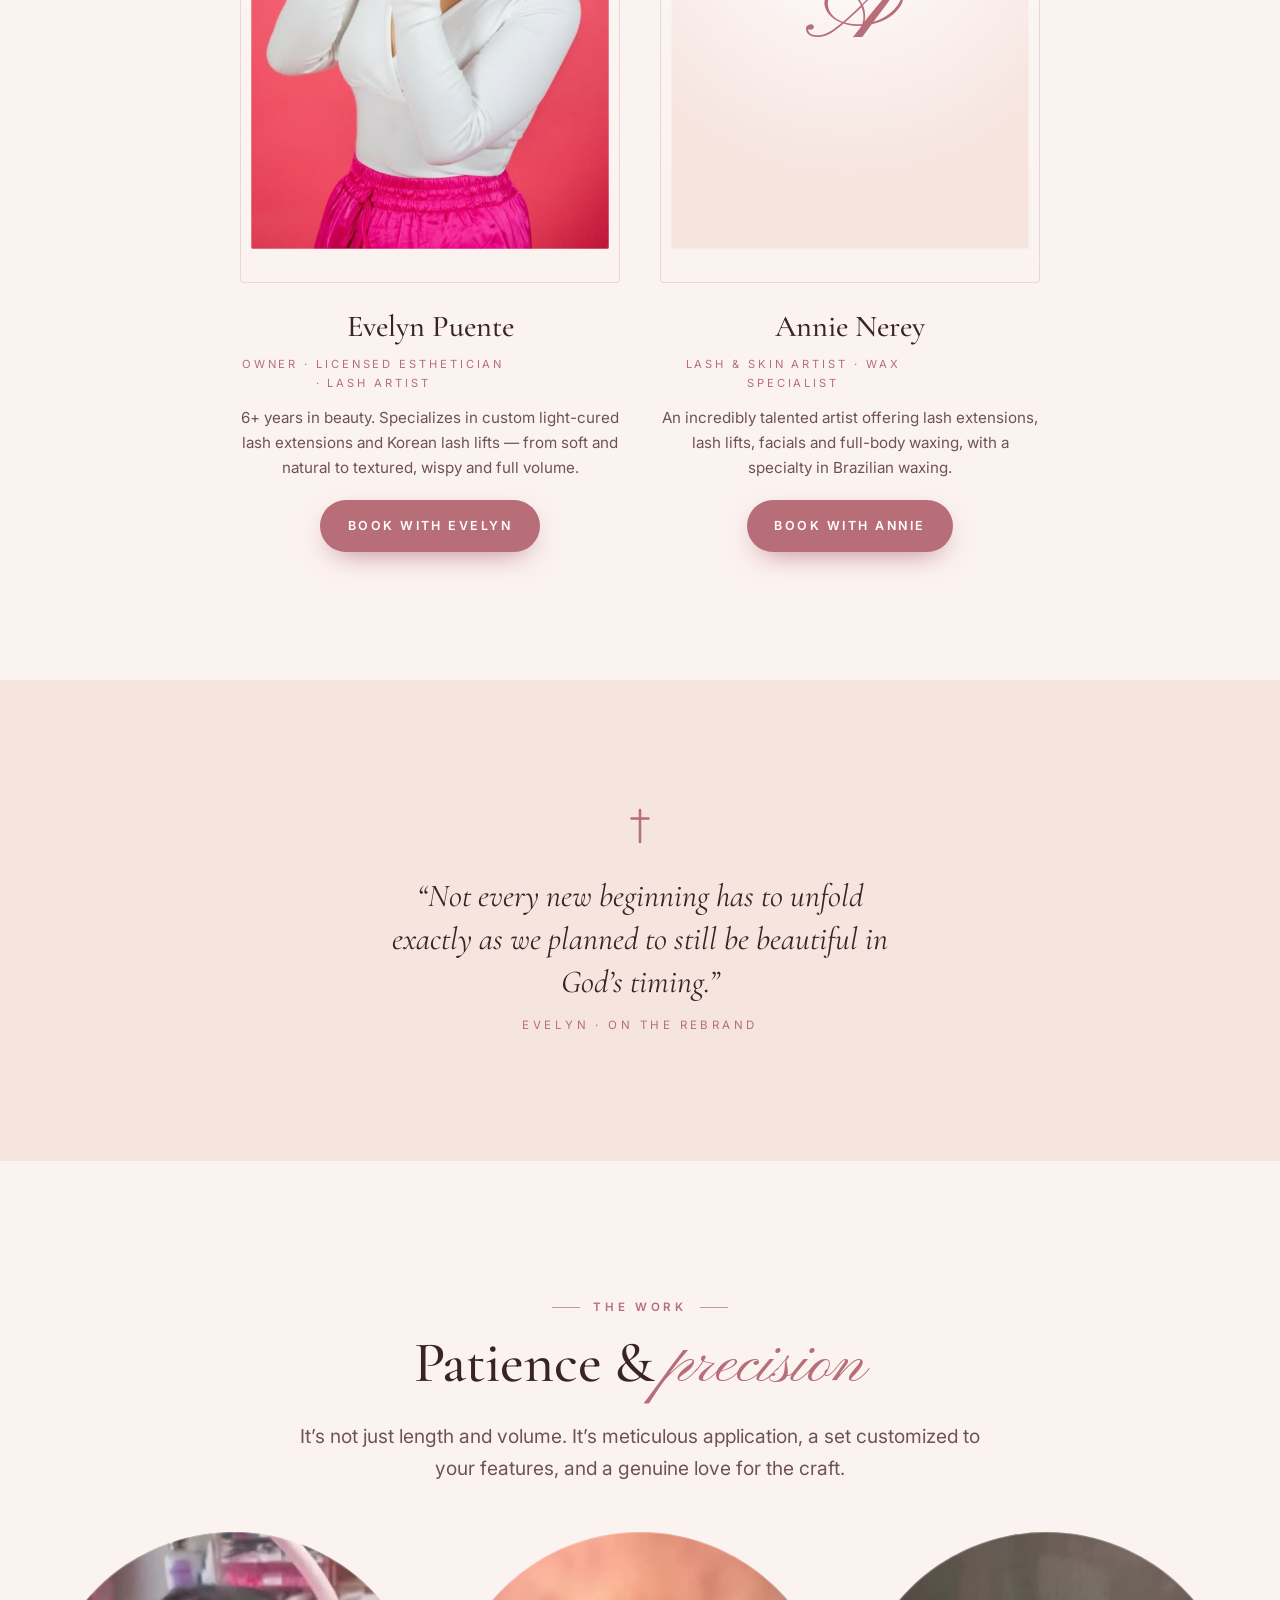
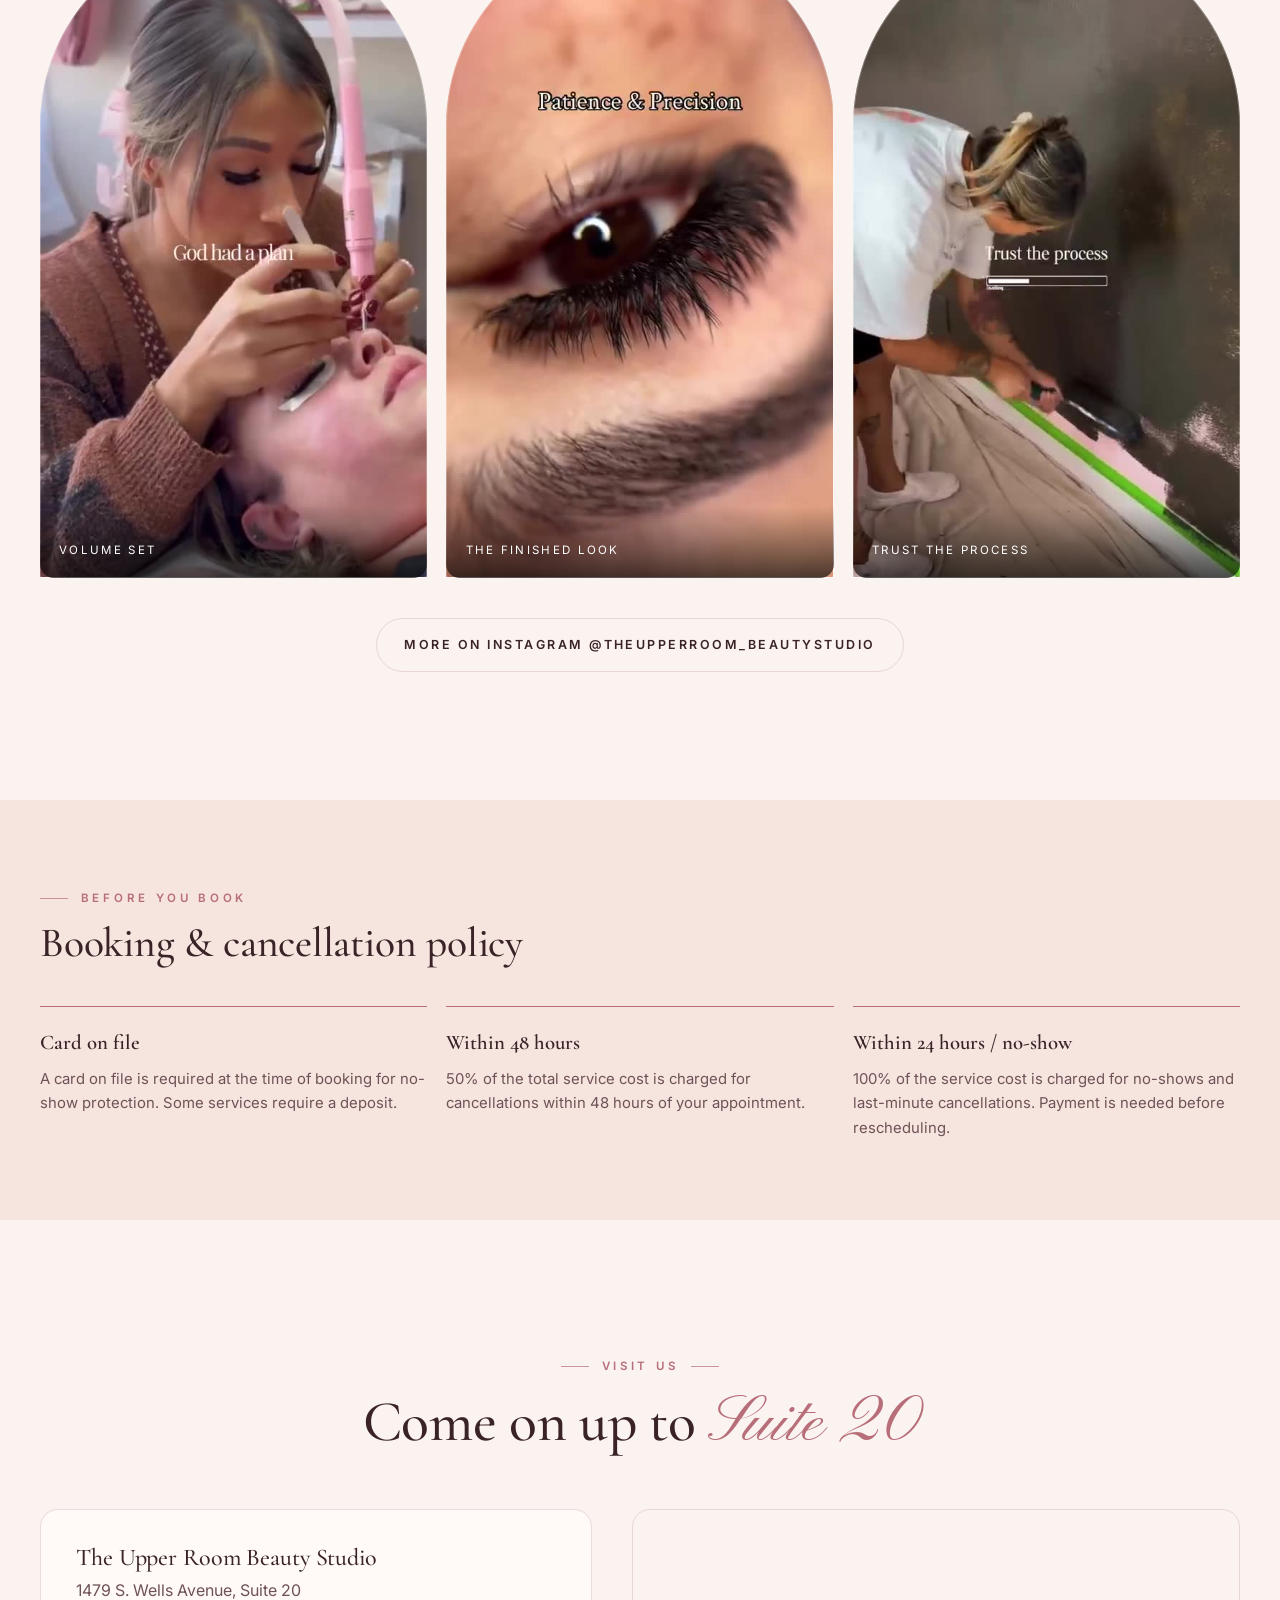
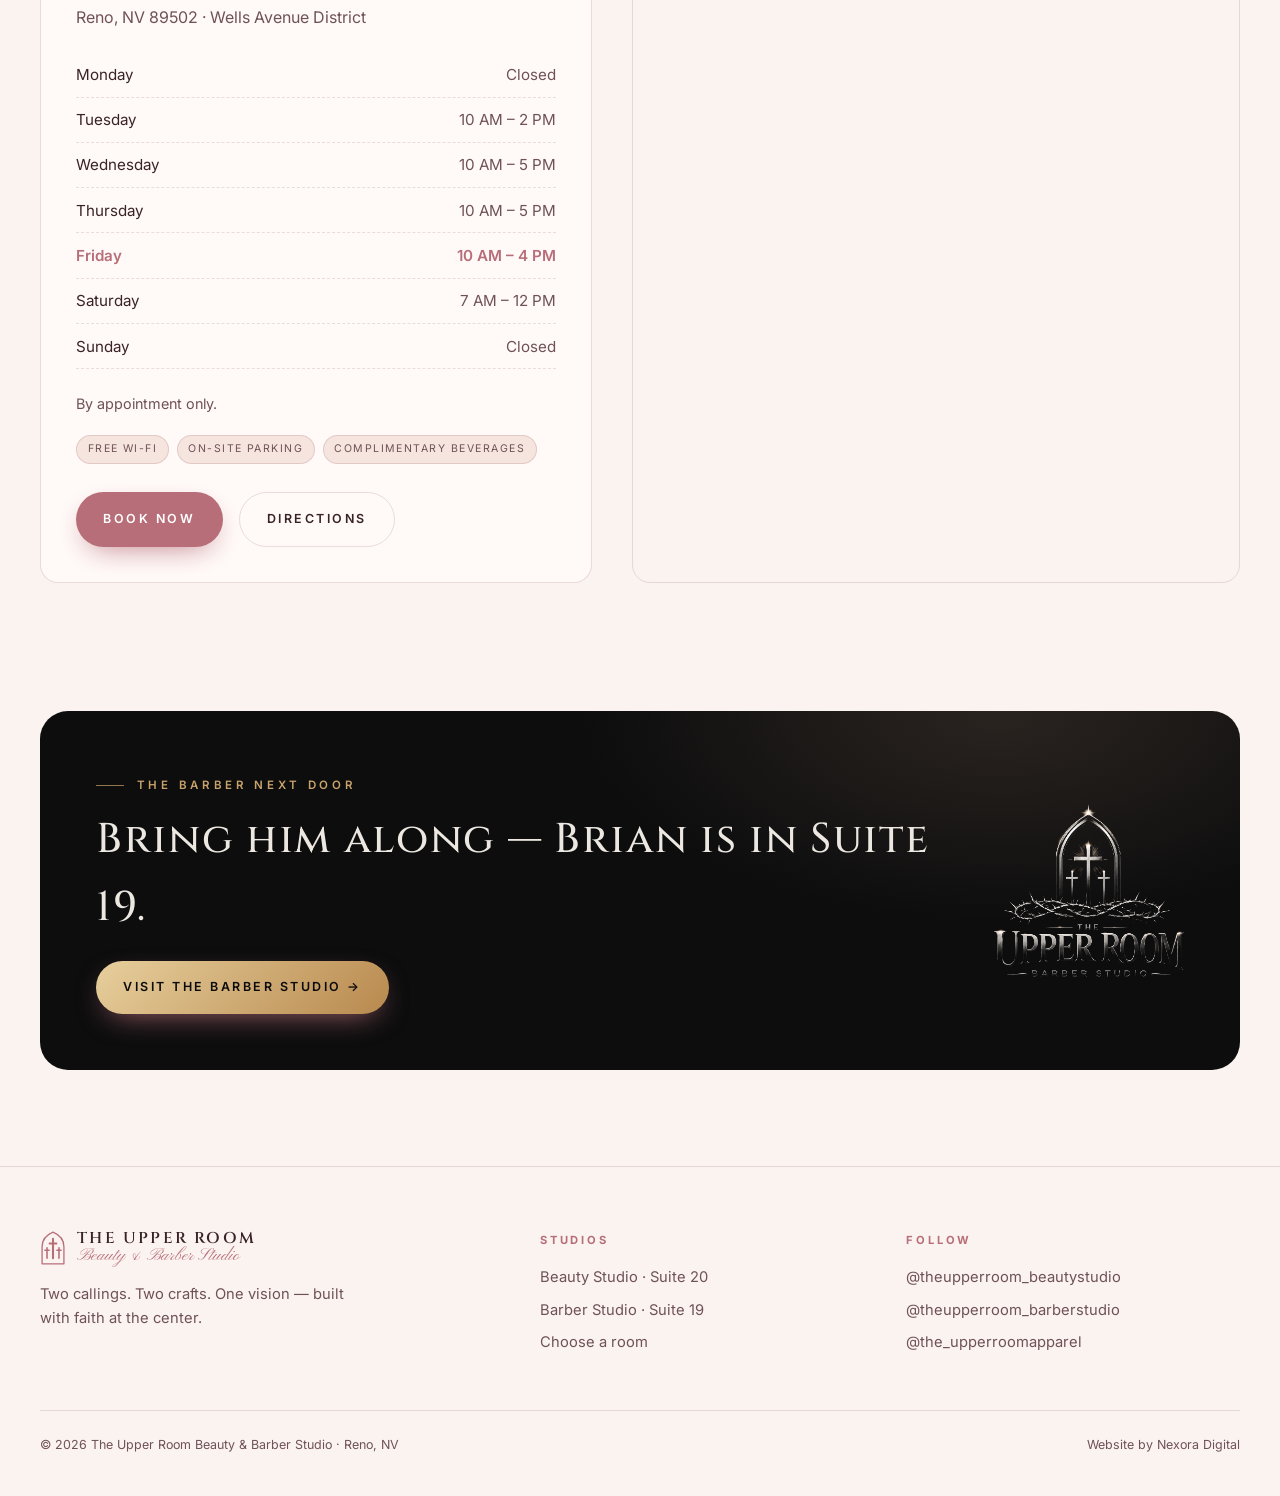
<file: beauty.html>
<!doctype html>
<html lang="en">
<head>
  <meta charset="utf-8" />
  <meta name="viewport" content="width=device-width, initial-scale=1" />
  <title>The Upper Room Beauty Studio | Lash Extensions &amp; Korean Lash Lifts · Reno, NV</title>
  <meta name="description" content="Light-cured lash extensions, Korean lash lifts, waxing and dermaplane facials in Reno, NV with Evelyn Puente and Annie Nerey. Formerly The Pink Room. Book online." />
  <meta name="theme-color" content="#fbf3f0" />
  <meta property="og:title" content="The Upper Room Beauty Studio · Reno, NV" />
  <meta property="og:description" content="Bringing light to every lash. Light-cured lash extensions, Korean lash lifts, skin and waxing." />
  <meta property="og:image" content="/assets/img/beauty-logo.jpg" />
  <link rel="icon" href="/assets/img/favicon.svg" type="image/svg+xml" />
  <link rel="preconnect" href="https://fonts.googleapis.com" />
  <link rel="preconnect" href="https://fonts.gstatic.com" crossorigin />
  <link href="https://fonts.googleapis.com/css2?family=Cinzel:wght@500;600;700&family=Cormorant+Garamond:ital,wght@0,400;0,500;0,600;1,400;1,500&family=Inter:wght@300;400;500;600&family=Pinyon+Script&display=swap" rel="stylesheet" />
  <link rel="stylesheet" href="/assets/css/styles.css" />
  <script type="application/ld+json">
  {
    "@context": "https://schema.org",
    "@type": "BeautySalon",
    "name": "The Upper Room Beauty Studio",
    "image": "/assets/img/beauty-logo.jpg",
    "address": { "@type": "PostalAddress", "streetAddress": "1479 S. Wells Avenue, Suite 20", "addressLocality": "Reno", "addressRegion": "NV", "postalCode": "89502", "addressCountry": "US" },
    "url": "https://theupperroombeauty.glossgenius.com/",
    "sameAs": ["https://www.instagram.com/theupperroom_beautystudio/"],
    "openingHours": ["Tu 10:00-14:00", "We 10:00-17:00", "Th 10:00-17:00", "Fr 10:00-16:00", "Sa 07:00-12:00"]
  }
  </script>
</head>
<body class="theme-beauty">

  <!-- NAV -->
  <nav class="nav">
    <div class="wrap">
      <a class="brand" href="/" aria-label="The Upper Room home">
        <svg viewBox="0 0 100 130" fill="none" stroke="currentColor" stroke-linecap="round" stroke-linejoin="round"><path d="M8 126V60C8 34 26 14 50 4C74 14 92 34 92 60V126Z" stroke-width="5"/><path d="M50 30V104M37 48H63" stroke-width="8"/><path d="M27 64V104M19 74H35M73 64V104M65 74H81" stroke-width="6"/></svg>
        <span class="brand-text"><b>THE UPPER ROOM</b><span>Beauty Studio</span></span>
      </a>
      <button class="burger" aria-label="Menu" aria-expanded="false"><span></span><span></span></button>
      <ul class="nav-links">
        <li><a href="#story">Our Story</a></li>
        <li><a href="#services">Services</a></li>
        <li><a href="#artists">Artists</a></li>
        <li><a href="#gallery">Gallery</a></li>
        <li><a href="#visit">Visit</a></li>
        <li><a class="nav-switch" href="/barber">Barber Studio →</a></li>
        <li><a class="btn" href="https://theupperroombeauty.glossgenius.com/" target="_blank" rel="noopener">Book Now</a></li>
      </ul>
    </div>
  </nav>

  <!-- HERO -->
  <header class="hero">
    <div class="petal-bg"></div>
    <div class="rays" aria-hidden="true"></div>
    <div class="wrap hero-grid">
      <div>
        <img class="b-logo reveal" src="/assets/img/beauty-logo.webp" alt="The Upper Room Beauty Studio" />
        <span class="eyebrow reveal d1">Reno, Nevada · Formerly The Pink Room</span>
        <h1 class="h1 reveal d1" style="margin-top:.8rem;font-size:clamp(2.4rem,5vw,4.2rem)">Bringing light to <span class="script" style="font-size:1.2em">every lash</span></h1>
        <p class="lead reveal d2">Custom light-cured lash extensions, Korean lash lifts, skin and waxing — every set designed for the person on the lash bed, and every appointment served with excellence.</p>
        <div class="hero-actions reveal d3">
          <a class="btn" href="https://theupperroombeauty.glossgenius.com/" target="_blank" rel="noopener">Book Your Set
            <svg viewBox="0 0 24 24" fill="none" stroke="currentColor" stroke-width="2"><path d="M5 12h14M13 6l6 6-6 6"/></svg></a>
          <a class="btn ghost" href="#services">View Services</a>
        </div>
        <blockquote class="verse reveal d3" style="font-size:1.35rem">
          “He has made everything beautiful for its own time.”
          <cite>Ecclesiastes 3:11</cite>
        </blockquote>
      </div>

      <div class="hero-visual reveal d2">
        <div class="arch-frame"><div class="arch main">
          <video data-autoplay muted loop playsinline preload="metadata" poster="/assets/video/lash-closeup.jpg">
            <source src="/assets/video/lash-closeup.mp4" type="video/mp4" />
          </video>
        </div></div>
        <div class="arch float"><img src="/assets/img/evelyn.jpg" alt="Evelyn Puente, owner and lash artist" /></div>
        <div class="tag"><i></i> LED / UV Light-Cured</div>
      </div>
    </div>
  </header>

  <div class="marquee" aria-hidden="true">
    <div class="marquee-track">
      <span>Bringing light to every lash</span><span>Patience &amp; precision</span><span>Daughter of the Most High</span><span>Korean lash lifts</span><span>Wispy · Volume · Mega Volume</span><span>Formerly The Pink Room</span>
      <span>Bringing light to every lash</span><span>Patience &amp; precision</span><span>Daughter of the Most High</span><span>Korean lash lifts</span><span>Wispy · Volume · Mega Volume</span><span>Formerly The Pink Room</span>
    </div>
  </div>

  <!-- STORY -->
  <section class="section" id="story">
    <div class="wrap story-grid">
      <div class="arch-frame reveal"><div class="arch photo">
        <video data-autoplay muted loop playsinline preload="metadata" poster="/assets/video/build-studio.jpg">
          <source src="/assets/video/build-studio.mp4" type="video/mp4" />
        </video>
      </div></div>
      <div>
        <span class="eyebrow reveal">A new name · A new season</span>
        <h2 class="h2 reveal d1">From <em>The Pink Room</em> to <span class="script" style="font-size:1.15em">The Upper Room</span></h2>
        <p class="reveal d2">After six years of growing, learning and pouring her heart into her craft, Evelyn Puente’s studio stepped into a new chapter. What many of you knew as The Pink Room is now The Upper Room Beauty Studio — a name that represents growth, surrender, faith, and trusting God’s timing.</p>
        <p class="reveal d2">Evelyn is a licensed esthetician and lash artist specializing in custom lash extensions and Korean lash lifts. Soft and natural, textured and wispy, or full-volume glam — every look is customized to the person on her lash bed.</p>
        <p class="reveal d3">And this chapter is a family one. Alongside the beauty studio, her husband Brian brings nine years of barbering to The Upper Room Barber Studio, right next door. One roof, two crafts, and faith at the center of it all.</p>
        <p class="signature reveal d3">Evelyn Puente</p>
      </div>
    </div>

    <div class="wrap">
      <div class="center" style="margin-top:6rem">
        <span class="eyebrow both reveal">Why “The Upper Room”</span>
        <h2 class="h2 reveal d1">A place where ordinary people<br />were prepared for extraordinary things</h2>
        <p class="lead reveal d2">In Scripture, the upper room was where believers gathered to pray, to prepare and to be together in God’s presence. That’s the heart of this studio.</p>
      </div>
      <div class="pillars">
        <div class="pillar reveal"><span class="num">I</span><h3>Prayer</h3><p>Every business decision, every chair and every client is covered in prayer. God stays at the center of what we build.</p></div>
        <div class="pillar reveal d1"><span class="num">II</span><h3>Preparation</h3><p>Patience and precision — meticulous, clean application and isolation so your set looks flawless and lasts.</p></div>
        <div class="pillar reveal d2"><span class="num">III</span><h3>Fellowship</h3><p>A welcoming, peaceful space where you’re cared for, heard, and leave feeling like the best version of you.</p></div>
      </div>
    </div>
  </section>

  <!-- SERVICES -->
  <section class="section" id="services" style="background:var(--bg-2)">
    <div class="wrap">
      <div class="center">
        <span class="eyebrow both reveal">The Menu</span>
        <h2 class="h2 reveal d1">Services &amp; <span class="script" style="font-size:1.15em">pricing</span></h2>
        <p class="lead reveal d2">All lash sets are light-cured (LED/UV) for a stronger bond, faster set time and better retention. Prices marked “+” vary by full set or fill — choose your option when booking.</p>
      </div>

      <div class="tabs" data-tabs role="tablist">
        <button class="tab" role="tab" aria-selected="true" data-target="p-lashes">Lash Extensions</button>
        <button class="tab" role="tab" aria-selected="false" data-target="p-fills">Fills &amp; Removal</button>
        <button class="tab" role="tab" aria-selected="false" data-target="p-lifts">Lifts &amp; Brows</button>
        <button class="tab" role="tab" aria-selected="false" data-target="p-wax">Wax &amp; Skin</button>
        <button class="tab" role="tab" aria-selected="false" data-target="p-learn">Learn</button>
      </div>

      <!-- Lash extensions -->
      <div class="panel active" id="p-lashes">
        <div class="menu">
          <article class="item"><div class="item-top"><h3>Light Cured Classic Lashes</h3><span class="dots"></span><span class="price">$60+</span></div>
            <p>One extension per natural lash — clean, defined and timeless.</p>
            <div class="meta"><span class="chip">75+ min</span><span class="chip">3 options</span><span class="chip artist">with Annie</span></div></article>
          <article class="item"><div class="item-top"><h3>Light Cured Hybrid Lashes</h3><span class="dots"></span><span class="price">$65+</span></div>
            <p>A lighter set made to look more natural — the perfect mix of classic and volume.</p>
            <div class="meta"><span class="chip">45+ min</span><span class="chip">4 options</span><span class="chip artist">with Evelyn</span></div></article>
          <article class="item"><div class="item-top"><h3>Light Cured Volume Lashes</h3><span class="dots"></span><span class="price">$65+</span></div>
            <p>A glamorous transformation — handmade fans add fullness for a stunning look.</p>
            <div class="meta"><span class="chip">45+ min</span><span class="chip">4 options</span><span class="chip artist">with Evelyn</span></div></article>
          <article class="item"><div class="item-top"><h3>Light Cured Wispy Lashes</h3><span class="dots"></span><span class="price">$65+</span></div>
            <p>Textured, spiky wisps for a strip-lash appearance with a soft, fluffy finish.</p>
            <div class="meta"><span class="chip">45+ min</span><span class="chip">4 options</span><span class="chip artist">with Evelyn</span></div></article>
          <article class="item"><div class="item-top"><h3>Light Cured Mega Volume Lashes</h3><span class="dots"></span><span class="price">$65+</span></div>
            <p>The ultimate glam — a full, dramatic look that makes your eyes pop.</p>
            <div class="meta"><span class="chip">45+ min</span><span class="chip">4 options</span><span class="chip artist">with Evelyn</span></div></article>
          <article class="item"><div class="item-top"><h3>Light Cured Hybrid Lashes</h3><span class="dots"></span><span class="price">$75+</span></div>
            <p>Natural-meets-fluffy hybrid set.</p>
            <div class="meta"><span class="chip">75+ min</span><span class="chip">3 options</span><span class="chip artist">with Annie</span></div></article>
          <article class="item"><div class="item-top"><h3>Light Cured Volume Lashes</h3><span class="dots"></span><span class="price">$90+</span></div>
            <p>Soft, full volume fans for added density.</p>
            <div class="meta"><span class="chip">75+ min</span><span class="chip">3 options</span><span class="chip artist">with Annie</span></div></article>
          <article class="item"><div class="item-top"><h3>Light Cured Wispy Volume Lashes</h3><span class="dots"></span><span class="price">$105+</span></div>
            <p>Volume base with wispy spikes for texture and drama.</p>
            <div class="meta"><span class="chip">120+ min</span><span class="chip">3 options</span><span class="chip artist">with Annie</span></div></article>
          <article class="item featured"><div class="item-top"><h3>Light Cured Mega Volume Set</h3><span class="dots"></span><span class="price">$110+</span></div>
            <p>Transform your eyes with a full and captivating mega volume style that enhances your natural beauty.</p>
            <div class="meta"><span class="chip">150+ min</span><span class="chip">3 options</span><span class="chip artist">with Annie</span></div></article>
        </div>
      </div>

      <!-- Fills -->
      <div class="panel" id="p-fills">
        <div class="menu">
          <article class="item"><div class="item-top"><h3>Light Cured Foreign Fill</h3><span class="dots"></span><span class="price">$130</span></div>
            <p>Coming from another lash artist? This is a one-time price — stay with us and following fills drop to normal cost. Must have 50%+ lashes, and isolation must be clean, or a removal &amp; full set is required.</p>
            <div class="meta"><span class="chip">90 min</span><span class="chip deposit">$30 deposit</span><span class="chip artist">with Evelyn</span></div></article>
          <article class="item"><div class="item-top"><h3>4 Week Fill</h3><span class="dots"></span><span class="price">$130+</span></div>
            <p>A grace-period fill only — please don’t book as an optional fill. For when something comes up and you can’t make your 3-week fill, and you still have more than 40% of your lashes.</p>
            <div class="meta"><span class="chip">60 min</span><span class="chip artist">with Evelyn</span></div></article>
          <article class="item"><div class="item-top"><h3>Lash Removal</h3><span class="dots"></span><span class="price">$45</span></div>
            <p>Safe and professional removal of lash extensions.</p>
            <div class="meta"><span class="chip">30 min</span><span class="chip artist">with Evelyn</span></div></article>
          <article class="item"><div class="item-top"><h3>Lash Removal</h3><span class="dots"></span><span class="price">$35</span></div>
            <p>Gentle removal of existing extensions.</p>
            <div class="meta"><span class="chip">30 min</span><span class="chip artist">with Annie</span></div></article>
        </div>
      </div>

      <!-- Lifts & brows -->
      <div class="panel" id="p-lifts">
        <div class="menu">
          <article class="item featured"><div class="item-top"><h3>Korean Lash Lift &amp; Tint</h3><span class="dots"></span><span class="price">$100</span></div>
            <p>Evelyn’s specialty. Boosting and curling of your natural lashes — a perm for eyelashes — with a tint to enhance results. No extensions, all you.</p>
            <div class="meta"><span class="chip">60 min</span><span class="chip deposit">$30 deposit</span><span class="chip artist">with Evelyn</span></div></article>
          <article class="item"><div class="item-top"><h3>Lash Lift</h3><span class="dots"></span><span class="price">$65</span></div>
            <p>A lash lift and tint combo for beautifully lifted, curled and tinted lashes that last.</p>
            <div class="meta"><span class="chip">75 min</span><span class="chip deposit">$15 deposit · new clients</span><span class="chip artist">with Annie</span></div></article>
          <article class="item"><div class="item-top"><h3>Color Add On</h3><span class="dots"></span><span class="price">$15</span></div>
            <p>Add a pop of color to your lash set.</p>
            <div class="meta"><span class="chip">10 min</span><span class="chip artist">with Annie</span></div></article>
          <article class="item"><div class="item-top"><h3>Brow Wax (Just a Clean Up)</h3><span class="dots"></span><span class="price">$35</span></div>
            <p>A quick, tidy brow clean up.</p>
            <div class="meta"><span class="chip">30 min</span><span class="chip artist">with Evelyn</span></div></article>
          <article class="item"><div class="item-top"><h3>Eyebrow Wax</h3><span class="dots"></span><span class="price">$35</span></div>
            <p>Precision waxing and tinting for perfectly defined, long-lasting brows.</p>
            <div class="meta"><span class="chip">30 min</span><span class="chip deposit">$10 deposit · new clients</span><span class="chip artist">with Annie</span></div></article>
        </div>
      </div>

      <!-- Wax & skin -->
      <div class="panel" id="p-wax">
        <div class="menu">
          <article class="item featured"><div class="item-top"><h3>Dermaplane Facial</h3><span class="dots"></span><span class="price">$85</span></div>
            <p>Gentle exfoliation that removes dead skin and peach fuzz for a smooth, glowing, makeup-ready complexion.</p>
            <div class="meta"><span class="chip">75 min</span><span class="chip deposit">$15 deposit · new clients</span><span class="chip artist">with Annie</span></div></article>
          <article class="item"><div class="item-top"><h3>Intimate Wax</h3><span class="dots"></span><span class="price">$40+</span></div>
            <p>Annie’s specialty — including Brazilian waxing, done with care and comfort.</p>
            <div class="meta"><span class="chip">30+ min</span><span class="chip">3 options</span><span class="chip artist">with Annie</span></div></article>
          <article class="item"><div class="item-top"><h3>Full Leg Wax</h3><span class="dots"></span><span class="price">$55+</span></div>
            <p>Silky smooth skin that leaves you feeling confident and carefree.</p>
            <div class="meta"><span class="chip">60+ min</span><span class="chip artist">with Annie</span></div></article>
          <article class="item"><div class="item-top"><h3>Underarm Wax</h3><span class="dots"></span><span class="price">$35</span></div>
            <p>Smooth, hair-free underarms and soft skin.</p>
            <div class="meta"><span class="chip">25 min</span><span class="chip deposit">$10 deposit · new clients</span><span class="chip artist">with Annie</span></div></article>
        </div>
      </div>

      <!-- Learn -->
      <div class="panel" id="p-learn">
        <div class="menu">
          <article class="item featured"><div class="item-top"><h3>Learn From Me — 2 Day Lash Course</h3><span class="dots"></span><span class="price">$850</span></div>
            <p>Learn the art of lashing from Evelyn: hand-making fans, classic and volume technique, isolation, retention and placement tips — then execute a full volume set on a live model.</p>
            <div class="meta"><span class="chip">2 days</span><span class="chip deposit">$150 deposit</span><span class="chip artist">with Evelyn</span></div></article>
        </div>
      </div>

      <p class="menu-note">Ready? <a href="https://theupperroombeauty.glossgenius.com/" target="_blank" rel="noopener" style="color:var(--accent);border-bottom:1px solid">Book online with GlossGenius →</a></p>
    </div>
  </section>

  <!-- ARTISTS -->
  <section class="section" id="artists">
    <div class="wrap center">
      <span class="eyebrow both reveal">Meet the artists</span>
      <h2 class="h2 reveal d1">Gifted hands, <span class="script" style="font-size:1.15em">humble hearts</span></h2>
      <div class="team">
        <div class="member reveal">
          <div class="arch-frame"><div class="arch"><img src="/assets/img/evelyn.jpg" alt="Evelyn Puente" /></div></div>
          <h3 style="margin-top:1.2rem">Evelyn Puente</h3>
          <p class="role">Owner · Licensed Esthetician · Lash Artist</p>
          <p>6+ years in beauty. Specializes in custom light-cured lash extensions and Korean lash lifts — from soft and natural to textured, wispy and full volume.</p>
          <a class="btn" href="https://theupperroombeauty.glossgenius.com/" target="_blank" rel="noopener">Book with Evelyn</a>
        </div>
        <div class="member reveal d1">
          <div class="arch-frame"><div class="arch"><div class="monogram">A</div></div></div>
          <h3 style="margin-top:1.2rem">Annie Nerey</h3>
          <p class="role">Lash &amp; Skin Artist · Wax Specialist</p>
          <p>An incredibly talented artist offering lash extensions, lash lifts, facials and full-body waxing, with a specialty in Brazilian waxing.</p>
          <a class="btn" href="https://theupperroombeauty.glossgenius.com/" target="_blank" rel="noopener">Book with Annie</a>
        </div>
      </div>
    </div>
  </section>

  <!-- VERSE -->
  <section class="verse-band">
    <div class="rays" aria-hidden="true"></div>
    <div class="wrap">
      <svg class="cross-mark" viewBox="0 0 24 34" fill="none" stroke="currentColor" stroke-width="2.4" stroke-linecap="round"><path d="M12 2v30M4 10h16"/></svg>
      <blockquote class="verse reveal">“Not every new beginning has to unfold exactly as we planned to still be beautiful in God’s timing.”<cite>Evelyn · on the rebrand</cite></blockquote>
    </div>
  </section>

  <!-- GALLERY -->
  <section class="section" id="gallery">
    <div class="wrap center">
      <span class="eyebrow both reveal">The work</span>
      <h2 class="h2 reveal d1">Patience &amp; <span class="script" style="font-size:1.15em">precision</span></h2>
      <p class="lead reveal d2">It’s not just length and volume. It’s meticulous application, a set customized to your features, and a genuine love for the craft.</p>
      <div class="reels">
        <figure class="reel reveal"><div class="arch"><video data-autoplay muted loop playsinline preload="none" poster="/assets/video/lash-set.jpg"><source src="/assets/video/lash-set.mp4" type="video/mp4" /></video></div><figcaption>Volume set</figcaption></figure>
        <figure class="reel reveal d1"><div class="arch"><video data-autoplay muted loop playsinline preload="none" poster="/assets/video/lash-closeup.jpg"><source src="/assets/video/lash-closeup.mp4" type="video/mp4" /></video></div><figcaption>The finished look</figcaption></figure>
        <figure class="reel reveal d2"><div class="arch"><video data-autoplay muted loop playsinline preload="none" poster="/assets/video/build-studio.jpg"><source src="/assets/video/build-studio.mp4" type="video/mp4" /></video></div><figcaption>Trust the process</figcaption></figure>
      </div>
      <p style="margin-top:2.5rem"><a class="btn ghost" href="https://www.instagram.com/theupperroom_beautystudio/" target="_blank" rel="noopener">More on Instagram @theupperroom_beautystudio</a></p>
    </div>
  </section>

  <!-- POLICY -->
  <section class="section" style="background:var(--bg-2);padding-block:5rem">
    <div class="wrap">
      <span class="eyebrow reveal">Before you book</span>
      <h2 class="h2 reveal d1" style="font-size:clamp(1.8rem,3.6vw,2.6rem)">Booking &amp; cancellation policy</h2>
      <div class="policy">
        <div class="reveal"><h4>Card on file</h4><p>A card on file is required at the time of booking for no-show protection. Some services require a deposit.</p></div>
        <div class="reveal d1"><h4>Within 48 hours</h4><p>50% of the total service cost is charged for cancellations within 48 hours of your appointment.</p></div>
        <div class="reveal d2"><h4>Within 24 hours / no-show</h4><p>100% of the service cost is charged for no-shows and last-minute cancellations. Payment is needed before rescheduling.</p></div>
      </div>
    </div>
  </section>

  <!-- VISIT -->
  <section class="section" id="visit">
    <div class="wrap">
      <div class="center" style="margin-bottom:3rem">
        <span class="eyebrow both reveal">Visit us</span>
        <h2 class="h2 reveal d1">Come on up to <span class="script" style="font-size:1.15em">Suite 20</span></h2>
      </div>
      <div class="visit-grid">
        <div class="visit-card reveal">
          <h3 class="h3">The Upper Room Beauty Studio</h3>
          <p class="muted" style="margin-top:.4rem">1479 S. Wells Avenue, Suite 20<br />Reno, NV 89502 · Wells Avenue District</p>
          <ul class="hours">
            <li data-day="Monday"><span>Monday</span><span>Closed</span></li>
            <li data-day="Tuesday"><span>Tuesday</span><span>10 AM – 2 PM</span></li>
            <li data-day="Wednesday"><span>Wednesday</span><span>10 AM – 5 PM</span></li>
            <li data-day="Thursday"><span>Thursday</span><span>10 AM – 5 PM</span></li>
            <li data-day="Friday"><span>Friday</span><span>10 AM – 4 PM</span></li>
            <li data-day="Saturday"><span>Saturday</span><span>7 AM – 12 PM</span></li>
            <li data-day="Sunday"><span>Sunday</span><span>Closed</span></li>
          </ul>
          <p class="muted" style="font-size:.9rem">By appointment only.</p>
          <div class="amen"><span class="chip">Free Wi-Fi</span><span class="chip">On-site parking</span><span class="chip">Complimentary beverages</span></div>
          <div class="hero-actions" style="margin:1.8rem 0 0">
            <a class="btn" href="https://theupperroombeauty.glossgenius.com/" target="_blank" rel="noopener">Book Now</a>
            <a class="btn ghost" href="https://www.google.com/maps/dir/?api=1&destination=1479+S+Wells+Ave+%2320+Reno+NV+89502" target="_blank" rel="noopener">Directions</a>
          </div>
        </div>
        <div class="map reveal d1">
          <iframe title="Map to The Upper Room Beauty Studio" loading="lazy" referrerpolicy="no-referrer-when-downgrade" src="https://www.google.com/maps?q=1479+S+Wells+Ave+Suite+20,+Reno,+NV+89502&output=embed"></iframe>
        </div>
      </div>
    </div>
  </section>

  <!-- NEXT DOOR -->
  <section class="wrap" style="padding-bottom:2rem">
    <div class="nextdoor to-barber reveal">
      <div>
        <span class="eyebrow">The barber next door</span>
        <h3>Bring him along — Brian is in Suite 19.</h3>
        <a class="btn" href="/barber">Visit The Barber Studio →</a>
      </div>
      <img src="/assets/img/barber-logo.webp" alt="The Upper Room Barber Studio logo" />
    </div>
  </section>

  <!-- FOOTER -->
  <footer class="footer">
    <div class="wrap">
      <div class="footer-grid">
        <div>
          <a class="brand" href="/"><svg viewBox="0 0 100 130" fill="none" stroke="currentColor" stroke-linecap="round" stroke-linejoin="round"><path d="M8 126V60C8 34 26 14 50 4C74 14 92 34 92 60V126Z" stroke-width="5"/><path d="M50 30V104M37 48H63" stroke-width="8"/><path d="M27 64V104M19 74H35M73 64V104M65 74H81" stroke-width="6"/></svg><span class="brand-text"><b>THE UPPER ROOM</b><span>Beauty &amp; Barber Studio</span></span></a>
          <p class="muted" style="margin-top:1rem;max-width:36ch;font-size:.92rem">Two callings. Two crafts. One vision — built with faith at the center.</p>
        </div>
        <div><h5>Studios</h5><ul><li><a href="/beauty">Beauty Studio · Suite 20</a></li><li><a href="/barber">Barber Studio · Suite 19</a></li><li><a href="/">Choose a room</a></li></ul></div>
        <div><h5>Follow</h5><ul><li><a href="https://www.instagram.com/theupperroom_beautystudio/" target="_blank" rel="noopener">@theupperroom_beautystudio</a></li><li><a href="https://www.instagram.com/theupperroom_barberstudio/" target="_blank" rel="noopener">@theupperroom_barberstudio</a></li><li><a href="https://www.instagram.com/the_upperroomapparel/" target="_blank" rel="noopener">@the_upperroomapparel</a></li></ul></div>
      </div>
      <div class="footer-bottom"><span>© <span data-year></span> The Upper Room Beauty &amp; Barber Studio · Reno, NV</span><span>Website by <a href="https://www.nexoradigital.live" target="_blank" rel="noopener">Nexora Digital</a></span></div>
    </div>
  </footer>

  <div class="bookbar"><a class="btn" href="https://theupperroombeauty.glossgenius.com/" target="_blank" rel="noopener">Book Your Appointment</a></div>

  <script src="/assets/js/main.js" defer></script>
</body>
</html>
</file>
<file: assets/css/styles.css>
/* =========================================================
   THE UPPER ROOM — Beauty & Barber Studio
   Shared design system: one house, two rooms.
   ========================================================= */

:root {
  --serif: "Cormorant Garamond", Georgia, serif;
  --display: "Cinzel", "Trajan Pro", Georgia, serif;
  --script: "Pinyon Script", "Brush Script MT", cursive;
  --sans: "Inter", system-ui, -apple-system, Segoe UI, sans-serif;
  --ease: cubic-bezier(.22, .8, .2, 1);
  --max: 1200px;
  --radius: 18px;
}

/* ---------- Room themes ---------- */
.theme-beauty {
  --bg: #fbf3f0;
  --bg-2: #f6e4df;
  --panel: #fffaf8;
  --ink: #3a2327;
  --ink-soft: #6f5257;
  --accent: #b76e79;      /* rose gold */
  --accent-2: #d9a3a8;
  --accent-hot: #d94a7d;  /* her signature pink */
  --line: rgba(122, 64, 72, .16);
  --glow: rgba(255, 214, 220, .9);
  --head: var(--serif);
}
.theme-barber {
  --bg: #0b0b0c;
  --bg-2: #121214;
  --panel: #17171a;
  --ink: #ece8e1;
  --ink-soft: #a9a59f;
  --accent: #c9a36a;      /* bronze gold */
  --accent-2: #d7d7db;    /* chrome */
  --accent-hot: #e6c48a;
  --line: rgba(255, 255, 255, .1);
  --glow: rgba(255, 236, 200, .55);
  --head: var(--display);
}

* { box-sizing: border-box; margin: 0; padding: 0; }
html { scroll-behavior: smooth; }
body {
  font-family: var(--sans);
  background: var(--bg);
  color: var(--ink);
  line-height: 1.65;
  -webkit-font-smoothing: antialiased;
  overflow-x: hidden;
}
img, video { display: block; max-width: 100%; }
a { color: inherit; text-decoration: none; }
button { font: inherit; cursor: pointer; border: 0; background: none; color: inherit; }
::selection { background: var(--accent); color: #fff; }

.wrap { width: min(var(--max), 100% - 2.5rem); margin-inline: auto; }
.section { padding: clamp(4.5rem, 10vw, 8rem) 0; position: relative; }
.center { text-align: center; }

/* ---------- Type ---------- */
.eyebrow {
  font-family: var(--sans);
  font-size: .72rem;
  letter-spacing: .32em;
  text-transform: uppercase;
  color: var(--accent);
  font-weight: 600;
  display: inline-flex;
  align-items: center;
  gap: .8rem;
}
.eyebrow::before, .eyebrow.both::after {
  content: ""; width: 28px; height: 1px; background: currentColor; opacity: .7;
}
.h1, .h2, .h3 { font-family: var(--head); font-weight: 500; line-height: 1.08; letter-spacing: -.005em; }
.theme-barber .h1, .theme-barber .h2, .theme-barber .h3 { letter-spacing: .02em; }
.h1 { font-size: clamp(2.8rem, 7vw, 5.6rem); }
.h2 { font-size: clamp(2.1rem, 4.6vw, 3.6rem); margin: .8rem 0 1.2rem; }
.h3 { font-size: 1.5rem; }
.script { font-family: var(--script); font-weight: 400; color: var(--accent); letter-spacing: 0; }
.lead { font-size: clamp(1.05rem, 1.6vw, 1.2rem); color: var(--ink-soft); max-width: 60ch; }
.center .lead { margin-inline: auto; }
.muted { color: var(--ink-soft); }

.verse {
  font-family: var(--serif);
  font-style: italic;
  font-size: clamp(1.35rem, 2.6vw, 2rem);
  line-height: 1.35;
  max-width: 36ch;
}
.verse cite {
  display: block; margin-top: .9rem; font-style: normal;
  font-family: var(--sans); font-size: .72rem; letter-spacing: .3em;
  text-transform: uppercase; color: var(--accent);
}

/* ---------- Buttons ---------- */
.btn {
  --b: var(--accent);
  display: inline-flex; align-items: center; gap: .6rem;
  padding: 1rem 1.7rem;
  border-radius: 999px;
  font-size: .78rem; letter-spacing: .2em; text-transform: uppercase; font-weight: 600;
  background: var(--b); color: #fff;
  transition: transform .35s var(--ease), box-shadow .35s var(--ease), background .35s;
  box-shadow: 0 10px 30px -12px var(--b);
  white-space: nowrap;
}
.btn:hover { transform: translateY(-2px); box-shadow: 0 18px 40px -14px var(--b); }
.btn svg { width: 16px; height: 16px; }
.btn.ghost { background: transparent; color: var(--ink); border: 1px solid var(--line); box-shadow: none; }
.btn.ghost:hover { border-color: var(--accent); color: var(--accent); }
.theme-barber .btn { color: #0b0b0c; background: linear-gradient(135deg, #e7cf9d, #b8894e); }
.theme-barber .btn.ghost { background: transparent; color: var(--ink); }

/* ---------- Arch motif (the "upper room" window) ---------- */
.arch {
  border-radius: 999px 999px 14px 14px;
  overflow: hidden;
  position: relative;
  isolation: isolate;
}
.arch::after {
  content: ""; position: absolute; inset: 0; border-radius: inherit;
  box-shadow: inset 0 0 0 1px rgba(255,255,255,.25);
  pointer-events: none;
}
.arch-frame {
  padding: 10px;
  border-radius: 999px 999px 22px 22px;
  border: 1px solid var(--line);
  background: linear-gradient(180deg, rgba(255,255,255,.35), transparent);
}
.theme-barber .arch-frame { background: linear-gradient(180deg, rgba(255,255,255,.05), transparent); }
.arch video, .arch img { width: 100%; height: 100%; object-fit: cover; }

.cross-mark { width: 22px; height: 30px; color: var(--accent); }

/* ---------- Nav ---------- */
.nav {
  position: fixed; inset: 0 0 auto 0; z-index: 50;
  transition: background .4s, box-shadow .4s, padding .4s;
  padding: 1.1rem 0;
}
.nav.scrolled {
  background: color-mix(in srgb, var(--bg) 88%, transparent);
  backdrop-filter: blur(14px);
  -webkit-backdrop-filter: blur(14px);
  box-shadow: 0 1px 0 var(--line);
  padding: .65rem 0;
}
.nav .wrap { display: flex; align-items: center; justify-content: space-between; gap: 1.5rem; }
.brand { display: flex; align-items: center; gap: .7rem; }
.brand svg { width: 26px; height: 34px; color: var(--accent); flex: none; }
.brand-text { line-height: 1; }
.brand-text b { display: block; font-family: var(--display); font-weight: 600; letter-spacing: .14em; font-size: .98rem; }
.brand-text span { font-family: var(--script); color: var(--accent); font-size: 1.15rem; }
.theme-barber .brand-text span { font-family: var(--sans); font-size: .6rem; letter-spacing: .38em; text-transform: uppercase; }
.nav-links { display: flex; align-items: center; gap: 1.8rem; list-style: none; }
.nav-links a { font-size: .78rem; letter-spacing: .16em; text-transform: uppercase; color: var(--ink-soft); transition: color .3s; }
.nav-links a:hover { color: var(--accent); }
.nav-links .btn { color: #fff; padding: .75rem 1.25rem; font-size: .7rem; }
.theme-barber .nav-links .btn { color: #0b0b0c; }
.nav-switch {
  font-size: .7rem !important; border: 1px solid var(--line); padding: .5rem .9rem; border-radius: 999px;
}
.burger { display: none; width: 42px; height: 42px; border-radius: 50%; border: 1px solid var(--line); position: relative; }
.burger span { position: absolute; left: 12px; right: 12px; height: 1.5px; background: var(--ink); transition: .35s var(--ease); }
.burger span:nth-child(1) { top: 16px; } .burger span:nth-child(2) { top: 24px; }
.nav.open .burger span:nth-child(1) { top: 20px; transform: rotate(45deg); }
.nav.open .burger span:nth-child(2) { top: 20px; transform: rotate(-45deg); }

@media (max-width: 960px) {
  .burger { display: block; z-index: 2; }
  .nav-links {
    position: fixed; inset: 0; flex-direction: column; justify-content: center; gap: 1.6rem;
    background: var(--bg); opacity: 0; pointer-events: none; transition: opacity .4s;
  }
  .nav-links a { font-size: 1rem; }
  .nav.open .nav-links { opacity: 1; pointer-events: auto; }
}

/* ---------- Reveal ---------- */
.reveal { opacity: 0; transform: translateY(28px); transition: opacity 1s var(--ease), transform 1s var(--ease); }
.reveal.in { opacity: 1; transform: none; }
.reveal.d1 { transition-delay: .1s; } .reveal.d2 { transition-delay: .2s; } .reveal.d3 { transition-delay: .3s; }

/* ---------- Light rays (shared) ---------- */
.rays {
  position: absolute; inset: -20% -10% auto; height: 120%;
  background:
    conic-gradient(from 180deg at 50% 0%, transparent 0 160deg, var(--glow) 170deg, transparent 175deg,
      transparent 182deg, var(--glow) 188deg, transparent 196deg, transparent 360deg);
  filter: blur(18px); opacity: .55; pointer-events: none;
  animation: rays 9s ease-in-out infinite alternate;
  mix-blend-mode: screen;
}
.theme-beauty .rays { mix-blend-mode: normal; opacity: .7; }
@keyframes rays { from { transform: rotate(-4deg); } to { transform: rotate(4deg); } }

/* ---------- Marquee ---------- */
.marquee { overflow: hidden; border-block: 1px solid var(--line); padding: 1.1rem 0; background: var(--bg-2); }
.marquee-track { display: flex; gap: 3rem; width: max-content; animation: marquee 38s linear infinite; }
.marquee span { font-family: var(--head); font-size: clamp(1.1rem, 2vw, 1.5rem); white-space: nowrap; display: inline-flex; align-items: center; gap: 3rem; }
.theme-barber .marquee span { letter-spacing: .14em; text-transform: uppercase; font-size: 1rem; }
.marquee span::after { content: "✝"; color: var(--accent); font-family: var(--sans); font-size: .9rem; }
@keyframes marquee { to { transform: translateX(-50%); } }

/* ---------- Hero (beauty) ---------- */
.hero { min-height: 100svh; display: grid; align-items: center; padding: 8rem 0 4rem; position: relative; overflow: hidden; }
.hero-grid { display: grid; grid-template-columns: 1.1fr .9fr; gap: clamp(2rem, 5vw, 5rem); align-items: center; }
.b-logo { width: min(400px, 88%); margin: 0 0 1.4rem -1rem; filter: drop-shadow(0 18px 30px rgba(140, 60, 75, .18)); }
.hero-actions { display: flex; flex-wrap: wrap; gap: 1rem; margin: 2rem 0 2.6rem; }
.hero-visual { position: relative; justify-self: center; width: min(430px, 100%); }
.hero-visual .main { aspect-ratio: 3/4.3; }
.hero-visual .float {
  position: absolute; width: 44%; aspect-ratio: 3/4; left: -18%; bottom: -6%;
  box-shadow: 0 30px 60px -30px rgba(80, 30, 40, .55);
  border: 6px solid var(--panel);
}
.hero-visual .tag {
  position: absolute; right: -6%; top: 12%;
  background: var(--panel); border: 1px solid var(--line); border-radius: 999px;
  padding: .7rem 1.1rem; font-size: .72rem; letter-spacing: .16em; text-transform: uppercase;
  box-shadow: 0 20px 40px -24px rgba(80,30,40,.5);
  display: flex; align-items: center; gap: .5rem;
}
.hero-visual .tag i { width: 8px; height: 8px; border-radius: 50%; background: var(--accent-hot); box-shadow: 0 0 0 4px rgba(217,74,125,.18); }
.petal-bg {
  position: absolute; inset: 0; z-index: -1;
  background:
    radial-gradient(900px 500px at 85% 10%, rgba(247, 205, 210, .9), transparent 60%),
    radial-gradient(700px 500px at 0% 90%, rgba(244, 222, 214, .9), transparent 60%);
}
@media (max-width: 900px) {
  .hero-grid { grid-template-columns: 1fr; }
  .b-logo { margin-left: 0; width: min(320px, 90%); }
  .hero-visual { margin-top: 2rem; width: min(340px, 82%); }
  .hero-visual .float { left: -12%; }
}

/* ---------- Story ---------- */
.story-grid { display: grid; grid-template-columns: .9fr 1.1fr; gap: clamp(2rem, 6vw, 6rem); align-items: center; }
.story-grid p + p { margin-top: 1.1rem; }
.story-grid .photo { aspect-ratio: 4/5; }
.signature { font-family: var(--script); font-size: 2.6rem; color: var(--accent); margin-top: 1.4rem; line-height: 1; }
.theme-barber .signature { font-family: var(--display); font-size: 1.3rem; letter-spacing: .24em; }
@media (max-width: 900px) { .story-grid { grid-template-columns: 1fr; } .story-grid .photo { max-width: 420px; } }

/* Pillars */
.pillars { display: grid; grid-template-columns: repeat(3, 1fr); gap: 1.2rem; margin-top: 3.5rem; }
.pillar {
  background: var(--panel); border: 1px solid var(--line); border-radius: 160px 160px var(--radius) var(--radius);
  padding: 3.2rem 1.8rem 2rem; text-align: center; position: relative;
  transition: transform .5s var(--ease), box-shadow .5s var(--ease);
}
.pillar:hover { transform: translateY(-6px); box-shadow: 0 30px 60px -40px rgba(90, 40, 50, .6); }
.theme-barber .pillar:hover { box-shadow: 0 30px 60px -30px rgba(201, 163, 106, .35); }
.pillar .num { font-family: var(--display); color: var(--accent); font-size: .8rem; letter-spacing: .3em; }
.pillar h3 { font-family: var(--head); font-size: 1.7rem; font-weight: 500; margin: .5rem 0 .6rem; }
.theme-barber .pillar h3 { font-size: 1.2rem; letter-spacing: .1em; }
.pillar p { color: var(--ink-soft); font-size: .95rem; }
@media (max-width: 800px) { .pillars { grid-template-columns: 1fr; } }

/* ---------- Services ---------- */
.tabs { display: flex; flex-wrap: wrap; gap: .5rem; justify-content: center; margin: 2.2rem 0 2.8rem; }
.tab {
  padding: .7rem 1.25rem; border-radius: 999px; border: 1px solid var(--line);
  font-size: .72rem; letter-spacing: .18em; text-transform: uppercase; color: var(--ink-soft);
  transition: all .3s;
}
.tab:hover { color: var(--accent); border-color: var(--accent); }
.tab[aria-selected="true"] { background: var(--ink); color: var(--bg); border-color: var(--ink); }
.panel { display: none; animation: fade .6s var(--ease); }
.panel.active { display: block; }
@keyframes fade { from { opacity: 0; transform: translateY(10px); } to { opacity: 1; transform: none; } }

.menu { display: grid; grid-template-columns: repeat(2, 1fr); gap: 1.1rem; }
.item {
  background: var(--panel); border: 1px solid var(--line); border-radius: var(--radius);
  padding: 1.5rem 1.6rem; display: flex; flex-direction: column; gap: .55rem;
  transition: border-color .3s, transform .4s var(--ease);
}
.item:hover { border-color: var(--accent); transform: translateY(-3px); }
.item-top { display: flex; align-items: baseline; gap: .8rem; }
.item h3 { font-family: var(--head); font-weight: 600; font-size: 1.35rem; line-height: 1.2; }
.theme-barber .item h3 { font-size: 1.05rem; letter-spacing: .08em; }
.item .dots { flex: 1; border-bottom: 1px dotted var(--line); transform: translateY(-5px); min-width: 20px; }
.item .price { font-family: var(--head); font-size: 1.4rem; color: var(--accent); font-weight: 600; white-space: nowrap; }
.theme-barber .item .price { font-size: 1.2rem; }
.item p { color: var(--ink-soft); font-size: .93rem; }
.meta { display: flex; flex-wrap: wrap; gap: .4rem; margin-top: auto; padding-top: .3rem; }
.chip {
  font-size: .66rem; letter-spacing: .14em; text-transform: uppercase; padding: .3rem .65rem;
  border-radius: 999px; background: var(--bg-2); color: var(--ink-soft); border: 1px solid var(--line);
}
.chip.deposit { color: var(--accent-hot); border-color: color-mix(in srgb, var(--accent-hot) 35%, transparent); }
.chip.artist { background: transparent; }
.item.featured { grid-column: span 2; background: linear-gradient(135deg, var(--panel), var(--bg-2)); }
.menu-note { text-align: center; color: var(--ink-soft); font-size: .88rem; margin-top: 2rem; }
@media (max-width: 780px) { .menu { grid-template-columns: 1fr; } .item.featured { grid-column: auto; } }

/* ---------- Team ---------- */
.team { display: grid; grid-template-columns: repeat(2, minmax(0, 380px)); gap: 2.5rem; justify-content: center; margin-top: 3rem; }
.member { text-align: center; }
.member .arch { aspect-ratio: 3/4; margin-bottom: 1.4rem; background: var(--bg-2); }
.member .monogram {
  width: 100%; height: 100%; display: grid; place-items: center;
  background: radial-gradient(circle at 50% 30%, #fff 0, var(--bg-2) 70%);
  font-family: var(--script); font-size: 7rem; color: var(--accent);
}
.member h3 { font-family: var(--head); font-size: 1.9rem; font-weight: 500; }
.member .role { font-size: .7rem; letter-spacing: .26em; text-transform: uppercase; color: var(--accent); margin: .2rem 0 .8rem; }
.member p { color: var(--ink-soft); font-size: .95rem; max-width: 38ch; margin: 0 auto 1.2rem; }
@media (max-width: 760px) { .team { grid-template-columns: 1fr; } }

/* ---------- Reels gallery ---------- */
.reels { display: grid; grid-template-columns: repeat(var(--cols, 3), 1fr); gap: 1.2rem; margin-top: 3rem; }
.reel { position: relative; aspect-ratio: 9/15; cursor: pointer; }
.reel .arch { height: 100%; background: #111; }
.reel figcaption {
  position: absolute; left: 0; right: 0; bottom: 0; padding: 2.2rem 1.2rem 1.1rem;
  background: linear-gradient(transparent, rgba(0,0,0,.65)); color: #fff;
  border-radius: 0 0 14px 14px; font-size: .72rem; letter-spacing: .2em; text-transform: uppercase;
  display: flex; justify-content: space-between; align-items: center;
}
.reel .sound {
  width: 34px; height: 34px; border-radius: 50%; display: grid; place-items: center;
  background: rgba(255,255,255,.18); backdrop-filter: blur(6px);
}
.reel .sound svg { width: 14px; height: 14px; }
@media (max-width: 900px) { .reels { grid-template-columns: repeat(2, 1fr); } }
@media (max-width: 560px) {
  .reels { grid-template-columns: none; grid-auto-flow: column; grid-auto-columns: 72%; overflow-x: auto; scroll-snap-type: x mandatory; padding-bottom: 1rem; }
  .reel { scroll-snap-align: center; }
}

/* ---------- Policy ---------- */
.policy {
  display: grid; grid-template-columns: repeat(3, 1fr); gap: 1.2rem; margin-top: 2.5rem;
}
.policy div { border-top: 1px solid var(--accent); padding-top: 1.2rem; }
.policy h4 { font-family: var(--head); font-size: 1.3rem; font-weight: 600; margin-bottom: .4rem; }
.theme-barber .policy h4 { font-size: 1rem; letter-spacing: .1em; }
.policy p { color: var(--ink-soft); font-size: .93rem; }
@media (max-width: 800px) { .policy { grid-template-columns: 1fr; } }

/* ---------- Verse band ---------- */
.verse-band { text-align: center; padding: clamp(5rem, 10vw, 8rem) 0; position: relative; overflow: hidden; background: var(--bg-2); }
.verse-band .verse { margin: 1.4rem auto 0; }
.verse-band .cross-mark { margin: 0 auto; width: 26px; height: 36px; }

/* ---------- Visit ---------- */
.visit-grid { display: grid; grid-template-columns: 1fr 1.1fr; gap: 2.5rem; align-items: stretch; }
.visit-card { background: var(--panel); border: 1px solid var(--line); border-radius: var(--radius); padding: 2.2rem; }
.hours { list-style: none; margin: 1.4rem 0; }
.hours li { display: flex; justify-content: space-between; padding: .6rem 0; border-bottom: 1px dashed var(--line); font-size: .95rem; }
.hours li.today { color: var(--accent); font-weight: 600; }
.hours li span:last-child { color: var(--ink-soft); }
.hours li.today span:last-child { color: var(--accent); }
.amen { display: flex; flex-wrap: wrap; gap: .5rem; margin-top: 1.2rem; }
.map { border-radius: var(--radius); overflow: hidden; border: 1px solid var(--line); min-height: 380px; }
.map iframe { width: 100%; height: 100%; min-height: 380px; border: 0; }
.theme-barber .map iframe { filter: grayscale(1) invert(.92) contrast(.9); }
@media (max-width: 860px) { .visit-grid { grid-template-columns: 1fr; } }

/* ---------- Next door banner ---------- */
.nextdoor { position: relative; overflow: hidden; border-radius: 28px; display: grid; grid-template-columns: 1fr auto; align-items: center; gap: 2rem; padding: clamp(2rem, 5vw, 3.5rem); }
.nextdoor.to-barber { background: radial-gradient(600px 300px at 80% 0%, #2a2420, #0d0d0e 70%); color: #ece8e1; }
.nextdoor.to-beauty { background: radial-gradient(600px 300px at 80% 0%, #fde3e6, #f2cfd0 70%); color: #3a2327; }
.nextdoor img { width: 190px; }
.nextdoor.to-beauty img { width: 220px; }
.nextdoor .eyebrow { color: #c9a36a; }
.nextdoor.to-beauty .eyebrow { color: #b76e79; }
.nextdoor h3 { font-family: var(--display); font-weight: 500; font-size: clamp(1.6rem, 3.4vw, 2.6rem); margin: .6rem 0 1.2rem; letter-spacing: .04em; }
.nextdoor.to-beauty h3 { font-family: var(--serif); letter-spacing: 0; }
.nextdoor .btn { background: linear-gradient(135deg, #e7cf9d, #b8894e); color: #0b0b0c; }
.nextdoor.to-beauty .btn { background: #b76e79; color: #fff; }
@media (max-width: 700px) { .nextdoor { grid-template-columns: 1fr; text-align: center; } .nextdoor img { margin: 0 auto; } }

/* ---------- Footer ---------- */
.footer { padding: 4rem 0 2.5rem; border-top: 1px solid var(--line); margin-top: 4rem; }
.footer-grid { display: grid; grid-template-columns: 1.4fr 1fr 1fr; gap: 2rem; }
.footer h5 { font-size: .7rem; letter-spacing: .26em; text-transform: uppercase; color: var(--accent); margin-bottom: 1rem; }
.footer li { list-style: none; margin-bottom: .5rem; color: var(--ink-soft); font-size: .92rem; }
.footer a:hover { color: var(--accent); }
.footer-bottom { display: flex; justify-content: space-between; flex-wrap: wrap; gap: 1rem; margin-top: 3rem; padding-top: 1.5rem; border-top: 1px solid var(--line); font-size: .78rem; color: var(--ink-soft); }
@media (max-width: 760px) { .footer-grid { grid-template-columns: 1fr; } }

/* ---------- Sticky mobile book bar ---------- */
.bookbar {
  position: fixed; left: 1rem; right: 1rem; bottom: 1rem; z-index: 40; display: none;
  transform: translateY(140%); transition: transform .5s var(--ease);
}
.bookbar .btn { width: 100%; justify-content: center; padding: 1.05rem; }
.bookbar.show { transform: none; }
@media (max-width: 760px) { .bookbar { display: block; } }

/* =========================================================
   BARBER-SPECIFIC
   ========================================================= */
.b-hero { min-height: 100svh; position: relative; display: grid; place-items: center; text-align: center; overflow: hidden; padding: 7rem 0 4rem; }
.b-hero video.bg { position: absolute; inset: 0; width: 100%; height: 100%; object-fit: cover; opacity: .4; filter: grayscale(.4) contrast(1.1); }
.b-hero::before { content: ""; position: absolute; inset: 0; background: radial-gradient(ellipse at 50% 35%, transparent 0, rgba(11,11,12,.6) 45%, #0b0b0c 85%); z-index: 1; }
.b-hero > .wrap { position: relative; z-index: 2; }
.b-hero .logo { width: min(400px, 78vw); margin: 0 auto 1.4rem; filter: drop-shadow(0 0 40px rgba(255,230,190,.12)); }
.b-hero .tagline { font-family: var(--display); letter-spacing: .2em; text-transform: uppercase; font-size: clamp(.85rem, 1.6vw, 1.05rem); color: var(--accent-2); }
.b-hero .hero-actions { justify-content: center; }
.stars { display: inline-flex; align-items: center; gap: .7rem; padding: .55rem 1rem; border: 1px solid var(--line); border-radius: 999px; font-size: .8rem; color: var(--ink-soft); background: rgba(255,255,255,.03); }
.stars b { color: var(--accent); letter-spacing: .15em; }
.scroll-cue { position: absolute; bottom: 2rem; left: 50%; transform: translateX(-50%); z-index: 2; width: 1px; height: 56px; background: linear-gradient(var(--accent), transparent); animation: cue 2.4s ease-in-out infinite; }
@keyframes cue { 0%,100% { opacity: .3; transform: translate(-50%, 0); } 50% { opacity: 1; transform: translate(-50%, 8px); } }

.chrome-text {
  background: linear-gradient(180deg, #ffffff 0%, #c9c9cf 45%, #8b8b92 55%, #e6e6ea 100%);
  -webkit-background-clip: text; background-clip: text; color: transparent;
}
.gold-text {
  background: linear-gradient(180deg, #f3dfb4, #c9a36a 55%, #9c7440);
  -webkit-background-clip: text; background-clip: text; color: transparent;
}

/* Price board */
.board {
  max-width: 880px; margin: 3rem auto 0;
  background: linear-gradient(180deg, #151517, #0f0f11);
  border: 1px solid var(--line); border-radius: 24px; padding: clamp(1.6rem, 4vw, 3rem);
  position: relative;
}
.board::before { content: ""; position: absolute; inset: 10px; border: 1px solid rgba(201,163,106,.18); border-radius: 18px; pointer-events: none; }
.row { display: grid; grid-template-columns: 1fr auto; gap: .3rem 1rem; padding: 1.3rem .4rem; border-bottom: 1px solid var(--line); align-items: baseline; transition: background .3s; }
.row:last-child { border-bottom: 0; }
.row:hover { background: rgba(201,163,106,.05); }
.row h3 { font-family: var(--display); font-weight: 500; font-size: clamp(1rem, 2vw, 1.25rem); letter-spacing: .1em; }
.row .price { font-family: var(--display); font-size: 1.4rem; color: var(--accent); }
.row p { grid-column: 1 / -1; color: var(--ink-soft); font-size: .92rem; display: flex; flex-wrap: wrap; gap: .5rem 1rem; align-items: center; }
.row .tag-pop { font-size: .6rem; letter-spacing: .2em; text-transform: uppercase; color: #0b0b0c; background: var(--accent); border-radius: 999px; padding: .2rem .55rem; margin-left: .6rem; vertical-align: middle; font-family: var(--sans); font-weight: 600; }
.row .book-link { margin-left: auto; font-size: .7rem; letter-spacing: .2em; text-transform: uppercase; color: var(--accent); border-bottom: 1px solid currentColor; }

/* Judge feature */
.feature { display: grid; grid-template-columns: .85fr 1.15fr; gap: clamp(2rem, 6vw, 5rem); align-items: center; }
.feature .poster { border-radius: 22px; overflow: hidden; border: 1px solid var(--line); box-shadow: 0 40px 80px -40px rgba(255, 120, 40, .35); transform: rotate(-2deg); transition: transform .6s var(--ease); }
.feature .poster:hover { transform: rotate(0) scale(1.02); }
.stat-row { display: flex; gap: 2.5rem; flex-wrap: wrap; margin-top: 2rem; }
.stat b { display: block; font-family: var(--display); font-size: 2.4rem; font-weight: 500; line-height: 1; }
.stat span { font-size: .7rem; letter-spacing: .24em; text-transform: uppercase; color: var(--ink-soft); }
@media (max-width: 860px) { .feature { grid-template-columns: 1fr; } .feature .poster { max-width: 420px; } }

/* Studio code */
.code-grid { display: grid; grid-template-columns: repeat(3, 1fr); gap: 1px; background: var(--line); border: 1px solid var(--line); border-radius: 20px; overflow: hidden; margin-top: 3rem; }
.code-grid div { background: var(--bg); padding: 2rem 1.7rem; transition: background .4s; }
.code-grid div:hover { background: var(--panel); }
.code-grid svg { width: 26px; height: 26px; color: var(--accent); margin-bottom: 1rem; }
.code-grid h4 { font-family: var(--display); font-weight: 500; letter-spacing: .1em; font-size: 1rem; margin-bottom: .4rem; }
.code-grid p { color: var(--ink-soft); font-size: .92rem; }
@media (max-width: 860px) { .code-grid { grid-template-columns: 1fr 1fr; } }
@media (max-width: 560px) { .code-grid { grid-template-columns: 1fr; } }

/* Booth */
.booth { display: grid; grid-template-columns: 1.1fr .9fr; gap: 3rem; align-items: center; background: linear-gradient(135deg, #17140f, #0e0e10); border: 1px solid rgba(201,163,106,.25); border-radius: 28px; padding: clamp(2rem, 5vw, 4rem); }
.booth ul { list-style: none; margin: 1.4rem 0 2rem; display: grid; gap: .6rem; }
.booth li { display: flex; gap: .8rem; color: var(--ink-soft); }
.booth li::before { content: "✓"; color: var(--accent); font-weight: 700; }
.booth img { border-radius: 18px; max-height: 560px; margin-inline: auto; box-shadow: 0 40px 80px -40px #000; }
@media (max-width: 860px) { .booth { grid-template-columns: 1fr; } }

/* =========================================================
   GATE (entrance / chooser)
   ========================================================= */
.gate { background: #0b0b0c; color: #fff; min-height: 100svh; overflow: hidden; }
.gate-split { display: grid; grid-template-columns: 1fr 1fr; min-height: 100svh; transition: grid-template-columns .9s var(--ease); }
.gate-split:has(.door--beauty:hover) { grid-template-columns: 1.35fr .65fr; }
.gate-split:has(.door--barber:hover) { grid-template-columns: .65fr 1.35fr; }
.door { position: relative; overflow: hidden; display: grid; place-items: end center; padding: 0 2rem 12vh; isolation: isolate; text-align: center; }
.door video { position: absolute; inset: 0; width: 100%; height: 100%; object-fit: cover; z-index: -2; transition: transform 1.4s var(--ease), filter .8s; }
.door::before { content: ""; position: absolute; inset: 0; z-index: -1; transition: opacity .8s; }
.door--beauty::before { background: linear-gradient(180deg, rgba(251,232,232,.55) 0%, rgba(243,200,204,.82) 55%, rgba(236,186,192,.96) 100%); }
.door--barber::before { background: linear-gradient(180deg, rgba(11,11,12,.55) 0%, rgba(11,11,12,.82) 55%, rgba(11,11,12,.97) 100%); }
.door:hover video { transform: scale(1.06); }
.door--beauty video { filter: saturate(.8); }
.door--barber video { filter: grayscale(.5); }
.door-inner { max-width: 420px; transition: transform .8s var(--ease); }
.door:hover .door-inner { transform: translateY(-10px); }
.door img.logo { width: min(330px, 70%); margin: 0 auto 1rem; }
.door--beauty img.logo { filter: drop-shadow(0 10px 30px rgba(255,255,255,.6)); }
.door--barber img.logo { width: min(290px, 62%); filter: drop-shadow(0 0 30px rgba(0,0,0,.8)); }
.door .services { font-size: .72rem; letter-spacing: .28em; text-transform: uppercase; margin-bottom: 1.6rem; }
.door--beauty { color: #3a2327; }
.door--beauty .services { color: #8a4f58; }
.door--barber .services { color: #bdb8b0; }
.door .enter {
  display: inline-flex; align-items: center; gap: .7rem; padding: 1rem 1.6rem; border-radius: 999px;
  font-size: .75rem; letter-spacing: .22em; text-transform: uppercase; font-weight: 600;
  transition: gap .4s var(--ease), box-shadow .4s;
}
.door--beauty .enter { background: #3a2327; color: #fbe7e7; }
.door--barber .enter { background: linear-gradient(135deg, #e7cf9d, #b8894e); color: #0b0b0c; }
.door:hover .enter { gap: 1.2rem; }
.door .enter svg { width: 16px; }
.door .who { font-family: var(--serif); font-style: italic; font-size: 1.15rem; margin-top: 1rem; opacity: .8; }

.gate-center {
  position: absolute; top: 0; left: 50%; transform: translateX(-50%); z-index: 5;
  text-align: center; padding-top: 5vh; pointer-events: none; width: min(560px, 92vw);
}
.gate-emblem { width: 92px; margin: 0 auto .8rem; filter: drop-shadow(0 0 24px rgba(255,240,215,.55)); }
.gate-title { font-family: var(--display); font-weight: 600; font-size: clamp(1.6rem, 3.6vw, 2.8rem); letter-spacing: .14em; line-height: 1; }
.gate-title small { display: block; font-size: .32em; letter-spacing: .5em; margin-bottom: .6rem; }
.gate-sub { font-family: var(--serif); font-style: italic; font-size: clamp(1rem, 1.8vw, 1.25rem); margin-top: .9rem; }
.gate-title, .gate-sub, .gate-center small {
  background: linear-gradient(90deg, #3a2327 0 50%, #ece8e1 50% 100%);
  -webkit-background-clip: text; background-clip: text; color: transparent;
}
.gate-choose { margin-top: 1.2rem; font-size: .68rem; letter-spacing: .4em; text-transform: uppercase; display: inline-flex; gap: .8rem; align-items: center; }
.gate-choose i { width: 1px; height: 22px; background: linear-gradient(#b76e79, #c9a36a); display: inline-block; animation: cue 2.4s infinite; }
.gate-choose span:first-child { color: #8a4f58; } .gate-choose span:last-child { color: #c9a36a; }
.gate-divider { position: absolute; top: 0; bottom: 0; left: 50%; width: 1px; z-index: 4; background: linear-gradient(transparent, rgba(255,240,215,.8) 30%, rgba(255,240,215,.8) 70%, transparent); box-shadow: 0 0 30px 4px rgba(255,236,200,.35); pointer-events: none; transition: left .9s var(--ease); }
.gate-split:has(.door--beauty:hover) ~ .gate-divider { left: 67.5%; }
.gate-split:has(.door--barber:hover) ~ .gate-divider { left: 32.5%; }

.gate-foot { position: absolute; left: 0; right: 0; bottom: 0; z-index: 5; display: flex; justify-content: center; padding: 1.1rem; font-size: .66rem; letter-spacing: .3em; text-transform: uppercase; pointer-events: none; }
.gate-foot span { background: rgba(11,11,12,.55); color: #d9d4cb; padding: .5rem 1rem; border-radius: 999px; backdrop-filter: blur(8px); }

/* Opening doors intro */
.curtain { position: fixed; top: 0; bottom: 0; width: 50.5%; z-index: 20; display: grid; place-items: center; pointer-events: none; animation: openL 1.5s var(--ease) .9s forwards; }
.curtain.l { left: 0; background: linear-gradient(90deg, #f1cfd1, #f8e3e2); }
.curtain.r { right: 0; background: linear-gradient(90deg, #0d0d0e, #161618); animation-name: openR; }
@keyframes openL { to { transform: translateX(-101%); } }
@keyframes openR { to { transform: translateX(101%); } }
.curtain-glow { position: fixed; inset: 0; z-index: 21; display: grid; place-items: center; pointer-events: none; animation: glowOut 1s ease .9s forwards; }
.curtain-glow svg { width: 110px; filter: drop-shadow(0 0 30px rgba(255,236,200,.9)); animation: pulse 1s ease; }
@keyframes glowOut { to { opacity: 0; transform: scale(1.4); } }
@keyframes pulse { from { opacity: 0; transform: scale(.8); } to { opacity: 1; transform: none; } }

@media (max-width: 760px) {
  .gate-split, .gate-split:has(.door:hover) { grid-template-columns: 1fr; grid-template-rows: 1fr 1fr; }
  .door { padding: 0 1.5rem 3.5rem; min-height: 50svh; }
  .door { padding-top: 2.5rem; }
  .door img.logo { width: min(230px, 60%); }
  .door--barber img.logo { width: min(190px, 50%); }
  .door .who { display: none; }
  .gate-divider { display: none; }
  .gate { overflow-y: auto; }
  .gate-center { position: relative; left: auto; transform: none; width: 100%; padding: 1.8rem 1rem 1.4rem; background: linear-gradient(180deg, #fbeeee, #f3d3d5); }
  .gate-emblem { width: 56px; margin-bottom: .5rem; }
  .gate-choose { display: none; }
  .gate-title, .gate-sub, .gate-center small { background: none; color: #3a2327; -webkit-text-fill-color: #3a2327; }
  .gate-choose span:last-child { color: #8a4f58; }
  .gate-foot { display: none; }
  .curtain { width: 100%; height: 50.5%; }
  .curtain.l { top: 0; bottom: auto; animation-name: openUp; }
  .curtain.r { top: auto; bottom: 0; right: 0; animation-name: openDown; }
  @keyframes openUp { to { transform: translateY(-101%); } }
  @keyframes openDown { to { transform: translateY(101%); } }
}

@media (prefers-reduced-motion: reduce) {
  *, *::before, *::after { animation-duration: .01ms !important; animation-delay: 0s !important; transition-duration: .01ms !important; }
  .reveal { opacity: 1; transform: none; }
}
</file>
